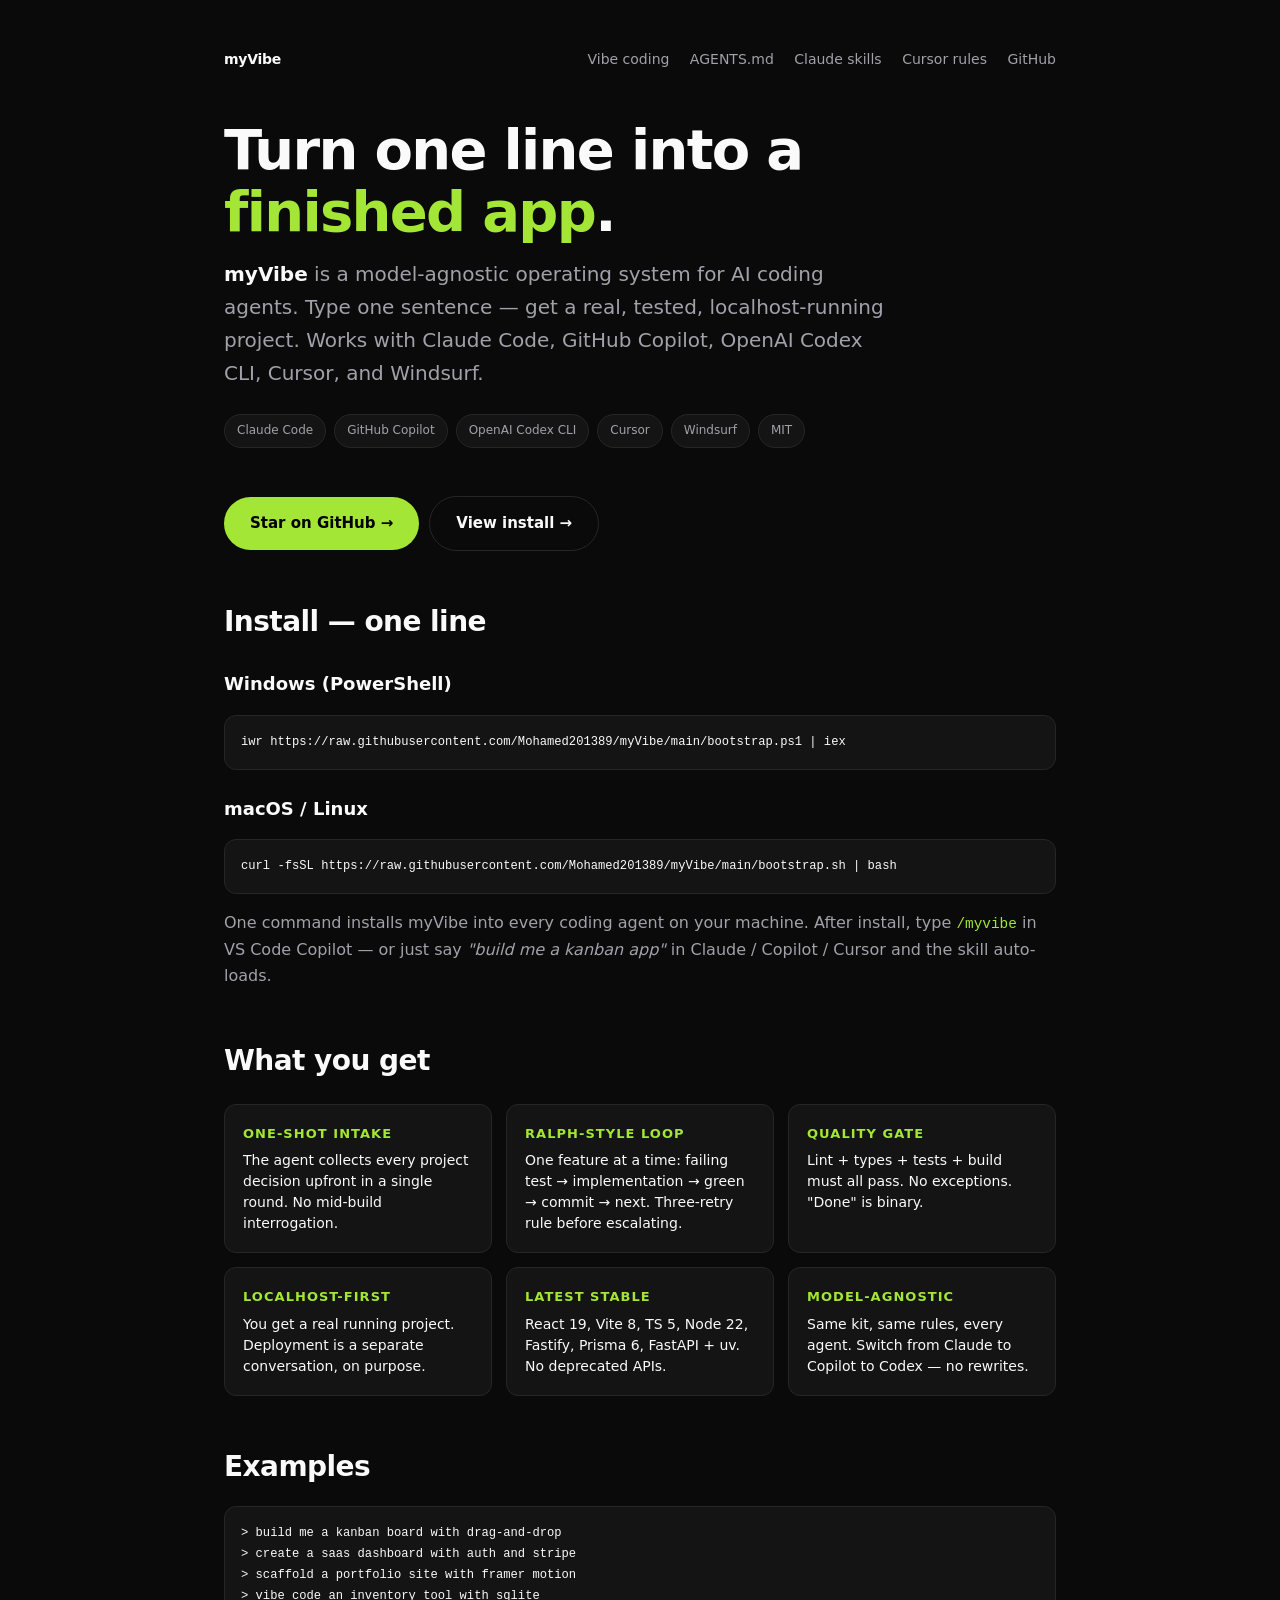
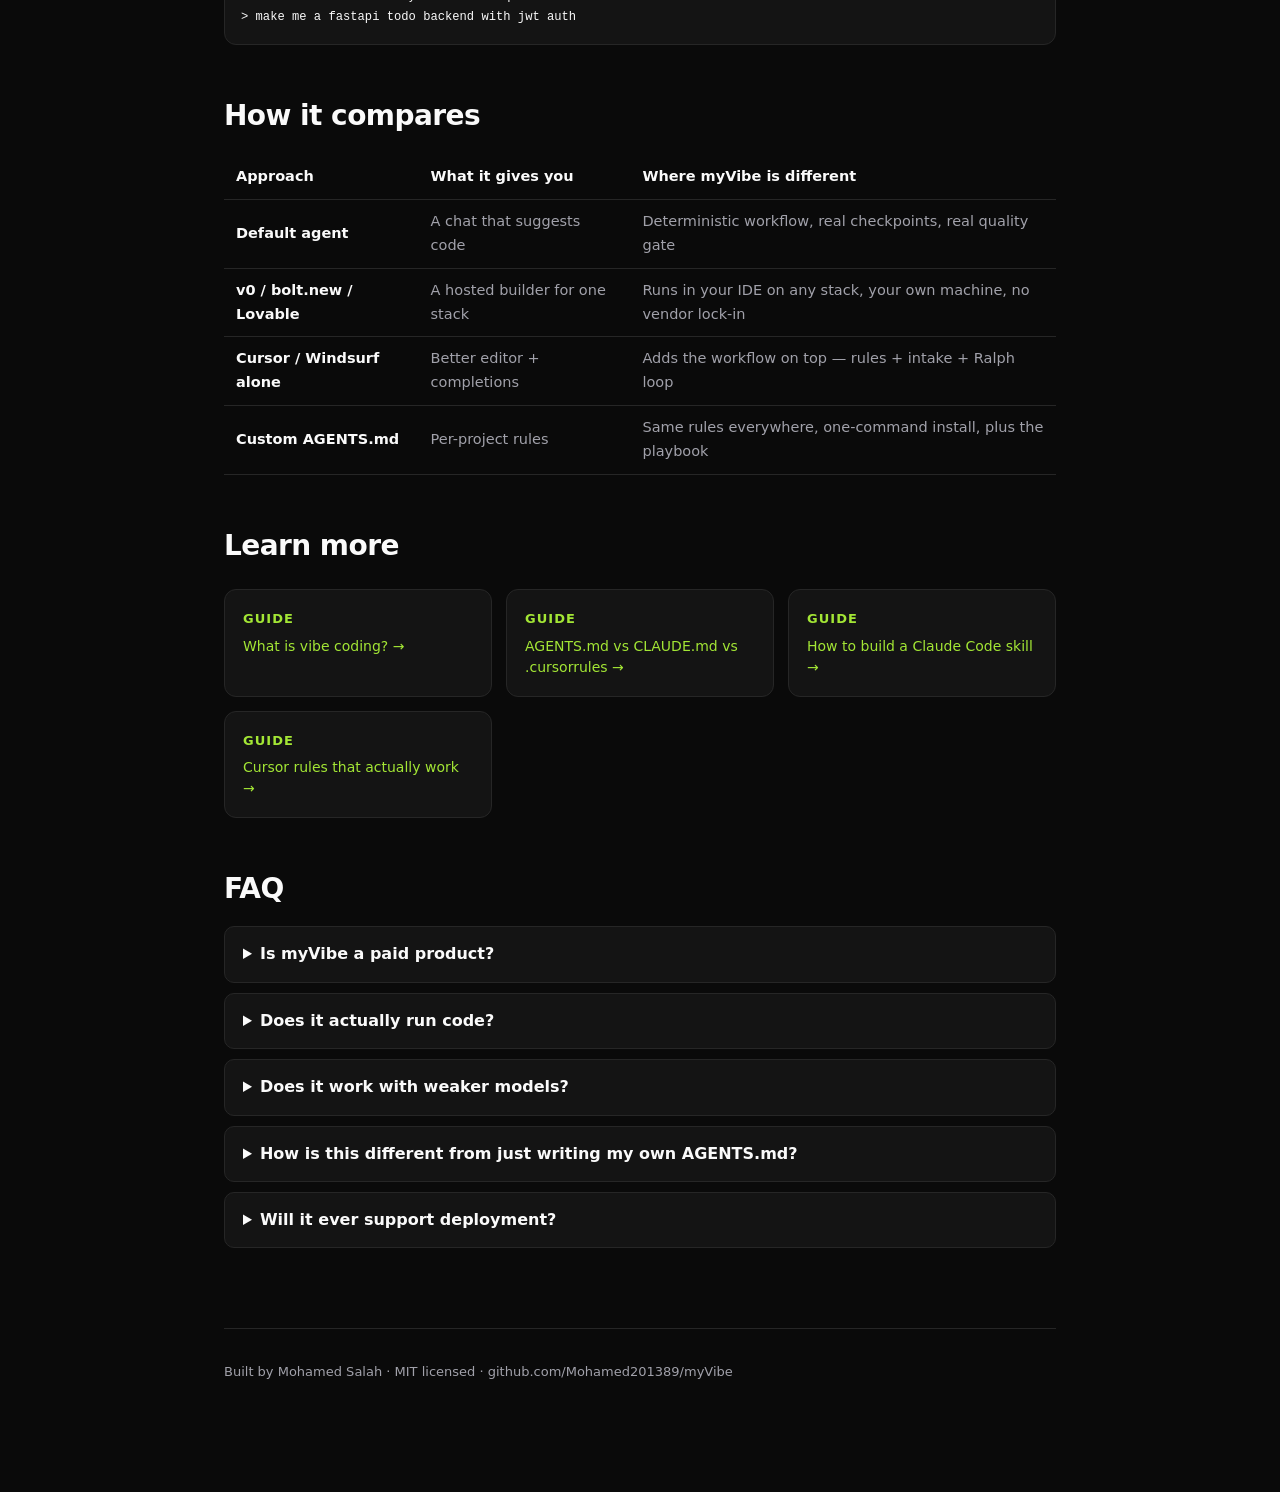
<file: docs/index.html>
<!doctype html>
<html lang="en">
<head>
<meta charset="utf-8" />
<meta name="viewport" content="width=device-width, initial-scale=1" />

<title>myVibe — Turn one line into a finished app | AI coding agent OS for Claude Code, Copilot, Codex, Cursor</title>
<meta name="description" content="myVibe is a model-agnostic operating system for AI coding agents. Type one line — 'build me a kanban app' — get a finished, tested, localhost-running project. Works with Claude Code, GitHub Copilot, OpenAI Codex CLI, Cursor, and Windsurf." />

<link rel="canonical" href="https://mohamed201389.github.io/myVibe/" />
<link rel="stylesheet" href="style.css" />
<meta name="google-site-verification" content="sUx4M9sXyXpaA2hX05-FRcMl7NtnNIMd118Si1ZsNVQ" />

<meta name="keywords" content="vibe coding, AI coding agent, Claude Code skill, GitHub Copilot prompt, OpenAI Codex CLI, Cursor rules, Windsurf, AI app builder, one-shot project scaffold, AGENTS.md, CLAUDE.md, slash command, model-agnostic, developer tools, AI scaffolding" />
<meta name="author" content="Mohamed Salah" />
<meta name="theme-color" content="#0a0a0a" />

<meta property="og:type" content="website" />
<meta property="og:site_name" content="myVibe" />
<meta property="og:title" content="myVibe — Turn one line into a finished app" />
<meta property="og:description" content="One command. Every coding agent (Claude Code, Copilot, Codex, Cursor) builds a real, tested, localhost-running project from a single sentence." />
<meta property="og:url" content="https://mohamed201389.github.io/myVibe/" />
<meta property="og:image" content="https://opengraph.githubassets.com/1/Mohamed201389/myVibe" />

<meta name="twitter:card" content="summary_large_image" />
<meta name="twitter:title" content="myVibe — Turn one line into a finished app" />
<meta name="twitter:description" content="One command. Every AI coding agent builds you a real, tested, localhost-running project from one sentence." />
<meta name="twitter:image" content="https://opengraph.githubassets.com/1/Mohamed201389/myVibe" />

<script type="application/ld+json">
{
  "@context": "https://schema.org",
  "@type": "SoftwareApplication",
  "name": "myVibe",
  "applicationCategory": "DeveloperApplication",
  "operatingSystem": "Windows, macOS, Linux",
  "description": "Model-agnostic operating system for AI coding agents. Turns a one-line idea into a finished, tested, localhost-running project. Works with Claude Code, GitHub Copilot, OpenAI Codex CLI, Cursor, and Windsurf.",
  "url": "https://mohamed201389.github.io/myVibe/",
  "downloadUrl": "https://github.com/Mohamed201389/myVibe",
  "license": "https://opensource.org/licenses/MIT",
  "author": { "@type": "Person", "name": "Mohamed Salah" },
  "offers": { "@type": "Offer", "price": "0", "priceCurrency": "USD" }
}
</script>
</head>
<body>
<main class="wrap">

  <nav class="top">
    <a class="brand" href="./">myVibe</a>
    <div class="links">
      <a href="vibe-coding.html">Vibe coding</a>
      <a href="agents-md.html">AGENTS.md</a>
      <a href="claude-code-skills.html">Claude skills</a>
      <a href="cursor-rules.html">Cursor rules</a>
      <a href="https://github.com/Mohamed201389/myVibe">GitHub</a>
    </div>
  </nav>

  <section class="hero">
    <h1>Turn one line into a <span>finished app</span>.</h1>
    <p class="lead"><strong>myVibe</strong> is a model-agnostic operating system for AI coding agents. Type one sentence — get a real, tested, localhost-running project. Works with Claude Code, GitHub Copilot, OpenAI Codex CLI, Cursor, and Windsurf.</p>
    <div class="badges">
      <span class="badge">Claude Code</span>
      <span class="badge">GitHub Copilot</span>
      <span class="badge">OpenAI Codex CLI</span>
      <span class="badge">Cursor</span>
      <span class="badge">Windsurf</span>
      <span class="badge">MIT</span>
    </div>
    <div class="cta-row">
      <a class="cta" href="https://github.com/Mohamed201389/myVibe">Star on GitHub →</a>
      <a class="cta ghost" href="#install">View install →</a>
    </div>
  </section>

  <h2 id="install">Install — one line</h2>

  <h3>Windows (PowerShell)</h3>
<pre><code>iwr https://raw.githubusercontent.com/Mohamed201389/myVibe/main/bootstrap.ps1 | iex</code></pre>

  <h3>macOS / Linux</h3>
<pre><code>curl -fsSL https://raw.githubusercontent.com/Mohamed201389/myVibe/main/bootstrap.sh | bash</code></pre>

  <p>One command installs myVibe into every coding agent on your machine. After install, type <code>/myvibe</code> in VS Code Copilot — or just say <em>"build me a kanban app"</em> in Claude / Copilot / Cursor and the skill auto-loads.</p>

  <h2>What you get</h2>
  <div class="grid">
    <div class="card"><h4>One-shot intake</h4><p>The agent collects every project decision upfront in a single round. No mid-build interrogation.</p></div>
    <div class="card"><h4>Ralph-style loop</h4><p>One feature at a time: failing test → implementation → green → commit → next. Three-retry rule before escalating.</p></div>
    <div class="card"><h4>Quality gate</h4><p>Lint + types + tests + build must all pass. No exceptions. "Done" is binary.</p></div>
    <div class="card"><h4>Localhost-first</h4><p>You get a real running project. Deployment is a separate conversation, on purpose.</p></div>
    <div class="card"><h4>Latest stable</h4><p>React 19, Vite 8, TS 5, Node 22, Fastify, Prisma 6, FastAPI + uv. No deprecated APIs.</p></div>
    <div class="card"><h4>Model-agnostic</h4><p>Same kit, same rules, every agent. Switch from Claude to Copilot to Codex — no rewrites.</p></div>
  </div>

  <h2>Examples</h2>
<pre><code>&gt; build me a kanban board with drag-and-drop
&gt; create a saas dashboard with auth and stripe
&gt; scaffold a portfolio site with framer motion
&gt; vibe code an inventory tool with sqlite
&gt; make me a fastapi todo backend with jwt auth</code></pre>

  <h2>How it compares</h2>
  <table>
    <thead><tr><th>Approach</th><th>What it gives you</th><th>Where myVibe is different</th></tr></thead>
    <tbody>
      <tr><td><strong>Default agent</strong></td><td>A chat that suggests code</td><td>Deterministic workflow, real checkpoints, real quality gate</td></tr>
      <tr><td><strong>v0 / bolt.new / Lovable</strong></td><td>A hosted builder for one stack</td><td>Runs in your IDE on any stack, your own machine, no vendor lock-in</td></tr>
      <tr><td><strong>Cursor / Windsurf alone</strong></td><td>Better editor + completions</td><td>Adds the workflow on top — rules + intake + Ralph loop</td></tr>
      <tr><td><strong>Custom AGENTS.md</strong></td><td>Per-project rules</td><td>Same rules everywhere, one-command install, plus the playbook</td></tr>
    </tbody>
  </table>

  <h2>Learn more</h2>
  <div class="grid">
    <div class="card"><h4>Guide</h4><p><a href="vibe-coding.html">What is vibe coding? →</a></p></div>
    <div class="card"><h4>Guide</h4><p><a href="agents-md.html">AGENTS.md vs CLAUDE.md vs .cursorrules →</a></p></div>
    <div class="card"><h4>Guide</h4><p><a href="claude-code-skills.html">How to build a Claude Code skill →</a></p></div>
    <div class="card"><h4>Guide</h4><p><a href="cursor-rules.html">Cursor rules that actually work →</a></p></div>
  </div>

  <h2>FAQ</h2>
  <details><summary>Is myVibe a paid product?</summary><p>No. MIT licensed, free, no telemetry, no signup. It's a folder of Markdown plus an installer.</p></details>
  <details><summary>Does it actually run code?</summary><p>myVibe is instructions, not a runtime. Your AI coding agent (Claude, Copilot, Codex, Cursor) runs the code, following the rules in this kit.</p></details>
  <details><summary>Does it work with weaker models?</summary><p>It works, but with a weak model it just fails earlier and louder. That's actually an improvement — you find out at minute 2 instead of hour 2.</p></details>
  <details><summary>How is this different from just writing my own AGENTS.md?</summary><p>You can. myVibe is the version a lot of people landed on after dozens of iterations, plus the multi-agent installer and the per-project init.</p></details>
  <details><summary>Will it ever support deployment?</summary><p>Not in the core kit. Deployment is a separate decision per stack; trying to bundle it would make the kit worse for everyone.</p></details>

  <footer>
    <p>Built by <a href="https://github.com/Mohamed201389">Mohamed Salah</a> · MIT licensed · <a href="https://github.com/Mohamed201389/myVibe">github.com/Mohamed201389/myVibe</a></p>
  </footer>

</main>
</body>
</html>
</file>
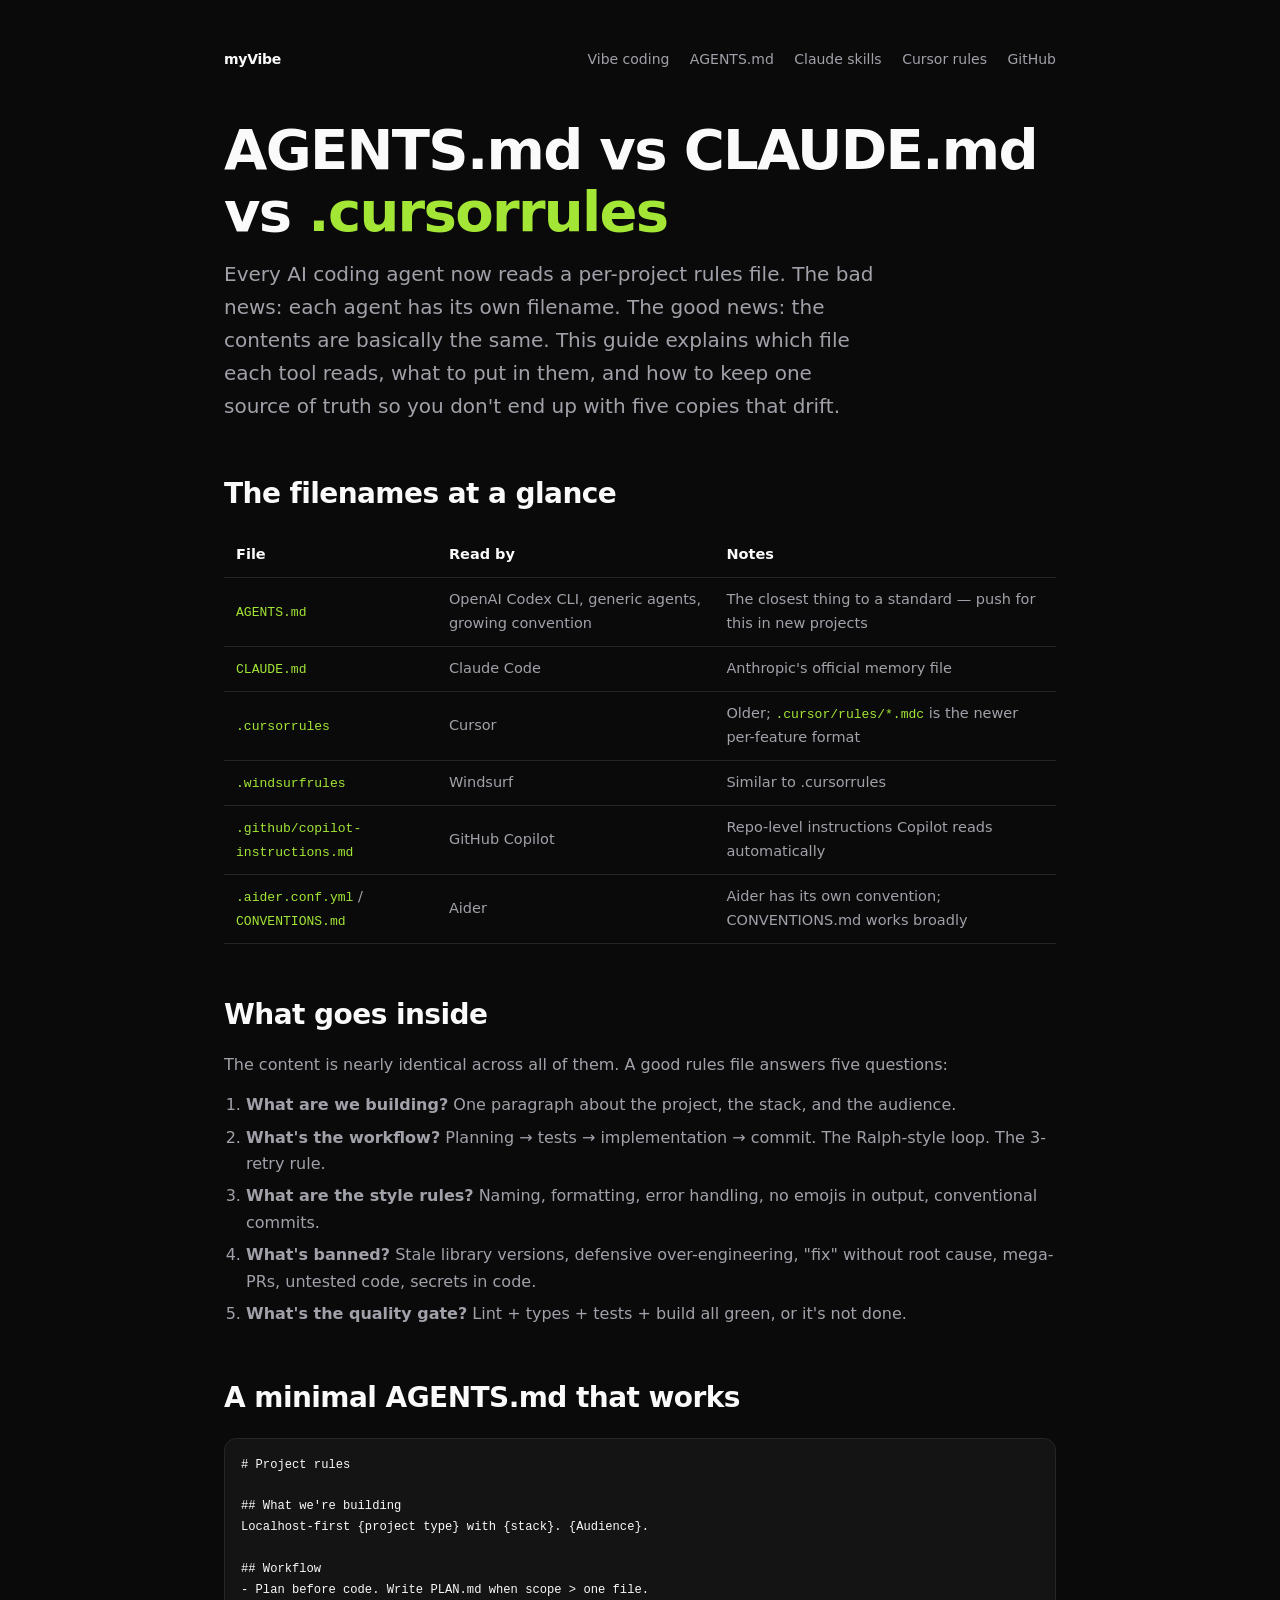
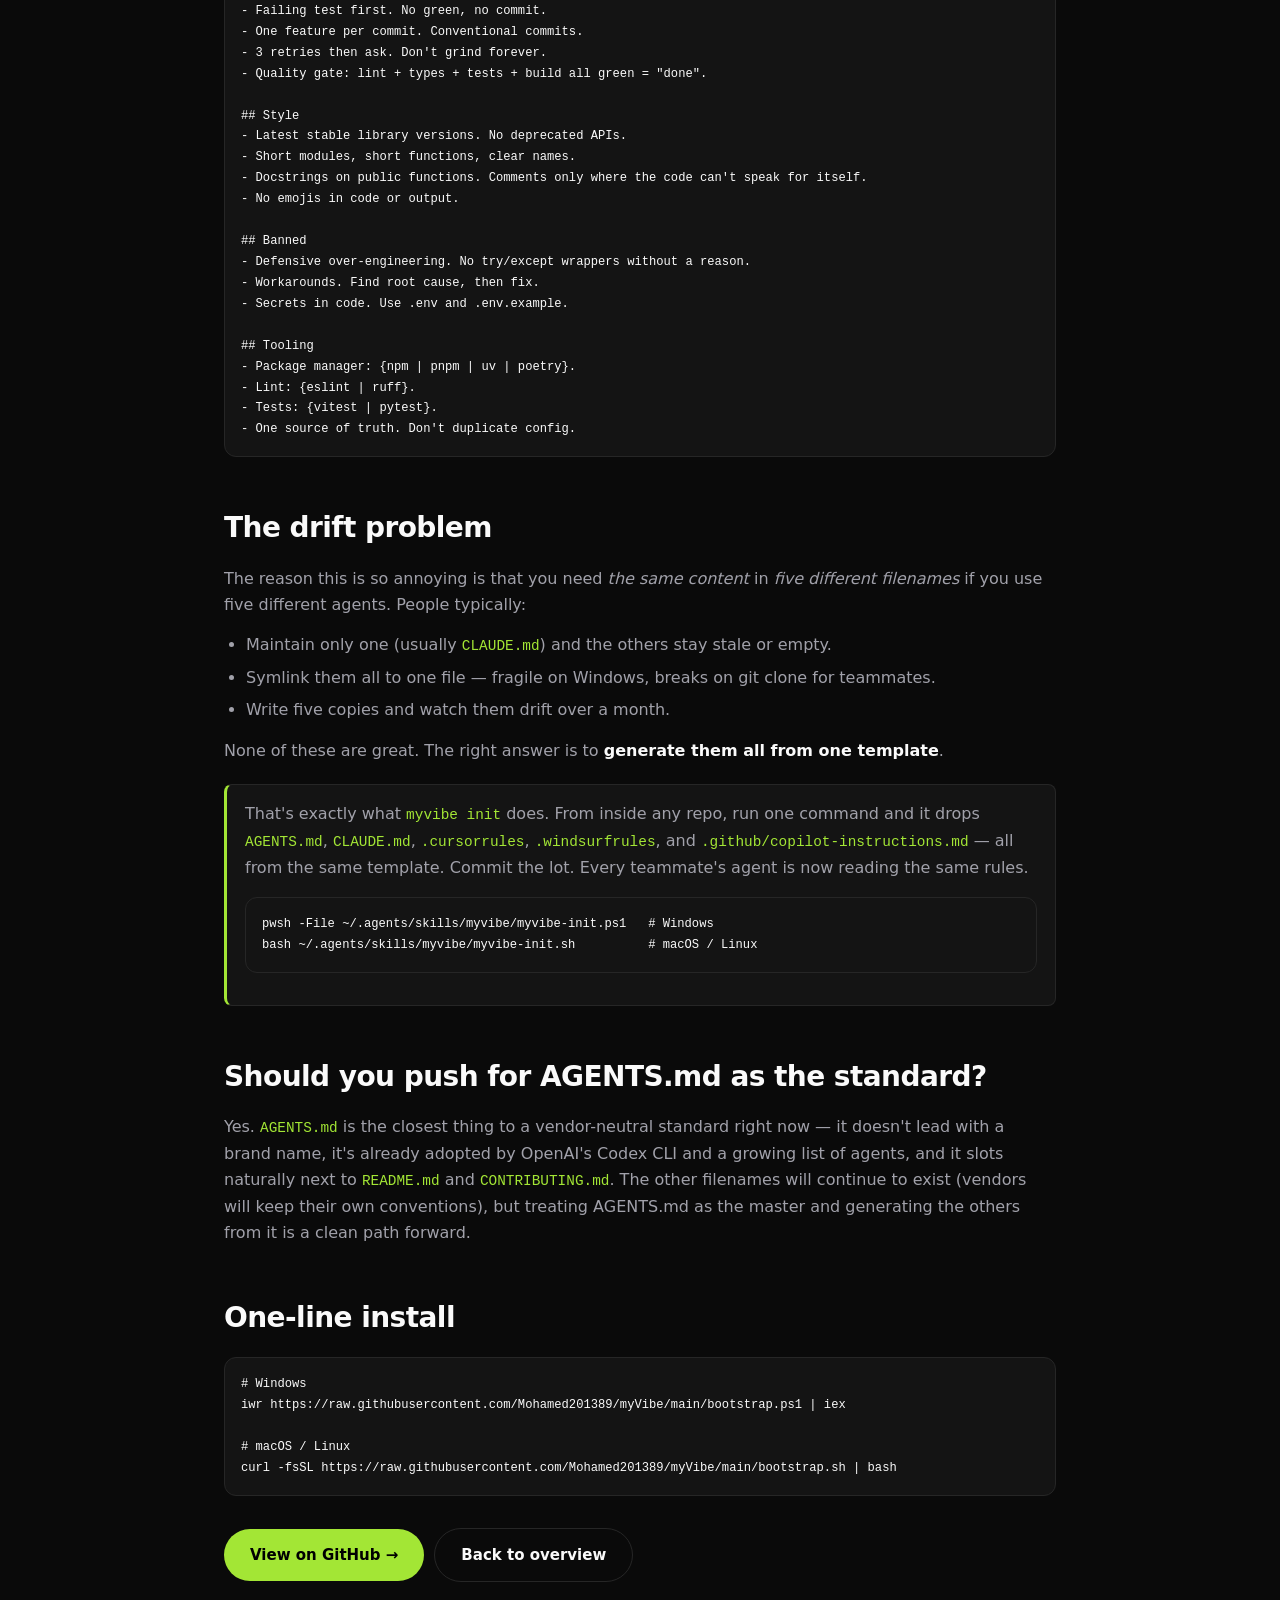
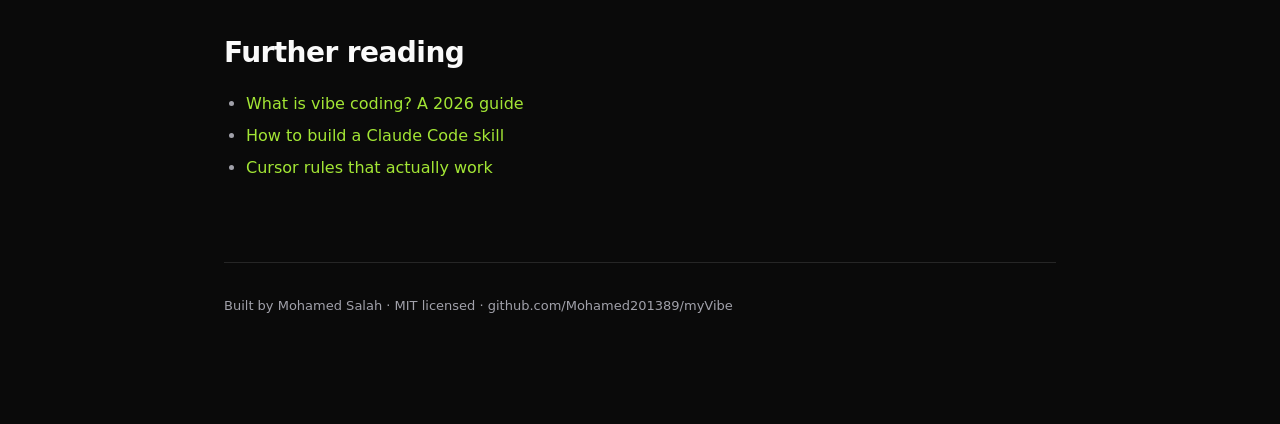
<file: docs/agents-md.html>
<!doctype html>
<html lang="en">
<head>
<meta charset="utf-8" />
<meta name="viewport" content="width=device-width, initial-scale=1" />
<title>AGENTS.md vs CLAUDE.md vs .cursorrules — the 2026 guide | myVibe</title>
<meta name="description" content="What is AGENTS.md? When should you use CLAUDE.md, .cursorrules, .windsurfrules, or .github/copilot-instructions.md? A practical guide to the per-project rules files every AI coding agent reads — with a working template." />
<link rel="canonical" href="https://mohamed201389.github.io/myVibe/agents-md.html" />
<link rel="stylesheet" href="style.css" />
<meta name="keywords" content="AGENTS.md, CLAUDE.md, .cursorrules, .windsurfrules, copilot-instructions.md, AI agent rules, per-project rules, AGENTS.md template, Claude Code memory, Cursor rules" />

<meta property="og:type" content="article" />
<meta property="og:site_name" content="myVibe" />
<meta property="og:title" content="AGENTS.md vs CLAUDE.md vs .cursorrules — the 2026 guide" />
<meta property="og:description" content="A practical guide to the per-project rules files every AI coding agent reads. With a working template." />
<meta property="og:url" content="https://mohamed201389.github.io/myVibe/agents-md.html" />
<meta property="og:image" content="https://opengraph.githubassets.com/1/Mohamed201389/myVibe" />
<meta name="twitter:card" content="summary_large_image" />
<meta name="twitter:title" content="AGENTS.md vs CLAUDE.md vs .cursorrules" />
<meta name="twitter:description" content="The per-project rules files every AI coding agent reads, explained." />
<meta name="twitter:image" content="https://opengraph.githubassets.com/1/Mohamed201389/myVibe" />

<script type="application/ld+json">
{
  "@context": "https://schema.org",
  "@type": "TechArticle",
  "headline": "AGENTS.md vs CLAUDE.md vs .cursorrules — the 2026 guide",
  "description": "What is AGENTS.md? When should you use CLAUDE.md, .cursorrules, or .windsurfrules?",
  "author": { "@type": "Person", "name": "Mohamed Salah", "url": "https://github.com/Mohamed201389" },
  "datePublished": "2026-05-20",
  "dateModified": "2026-05-20",
  "mainEntityOfPage": { "@type": "WebPage", "@id": "https://mohamed201389.github.io/myVibe/agents-md.html" }
}
</script>
</head>
<body>
<main class="wrap">

<nav class="top">
  <a class="brand" href="./">myVibe</a>
  <div class="links">
    <a href="vibe-coding.html">Vibe coding</a>
    <a href="agents-md.html">AGENTS.md</a>
    <a href="claude-code-skills.html">Claude skills</a>
    <a href="cursor-rules.html">Cursor rules</a>
    <a href="https://github.com/Mohamed201389/myVibe">GitHub</a>
  </div>
</nav>

<h1>AGENTS.md vs CLAUDE.md vs <span>.cursorrules</span></h1>
<p class="lead">Every AI coding agent now reads a per-project rules file. The bad news: each agent has its own filename. The good news: the contents are basically the same. This guide explains which file each tool reads, what to put in them, and how to keep one source of truth so you don't end up with five copies that drift.</p>

<h2>The filenames at a glance</h2>
<table>
  <thead><tr><th>File</th><th>Read by</th><th>Notes</th></tr></thead>
  <tbody>
    <tr><td><code>AGENTS.md</code></td><td>OpenAI Codex CLI, generic agents, growing convention</td><td>The closest thing to a standard — push for this in new projects</td></tr>
    <tr><td><code>CLAUDE.md</code></td><td>Claude Code</td><td>Anthropic's official memory file</td></tr>
    <tr><td><code>.cursorrules</code></td><td>Cursor</td><td>Older; <code>.cursor/rules/*.mdc</code> is the newer per-feature format</td></tr>
    <tr><td><code>.windsurfrules</code></td><td>Windsurf</td><td>Similar to .cursorrules</td></tr>
    <tr><td><code>.github/copilot-instructions.md</code></td><td>GitHub Copilot</td><td>Repo-level instructions Copilot reads automatically</td></tr>
    <tr><td><code>.aider.conf.yml</code> / <code>CONVENTIONS.md</code></td><td>Aider</td><td>Aider has its own convention; CONVENTIONS.md works broadly</td></tr>
  </tbody>
</table>

<h2>What goes inside</h2>
<p>The content is nearly identical across all of them. A good rules file answers five questions:</p>
<ol>
  <li><strong>What are we building?</strong> One paragraph about the project, the stack, and the audience.</li>
  <li><strong>What's the workflow?</strong> Planning → tests → implementation → commit. The Ralph-style loop. The 3-retry rule.</li>
  <li><strong>What are the style rules?</strong> Naming, formatting, error handling, no emojis in output, conventional commits.</li>
  <li><strong>What's banned?</strong> Stale library versions, defensive over-engineering, "fix" without root cause, mega-PRs, untested code, secrets in code.</li>
  <li><strong>What's the quality gate?</strong> Lint + types + tests + build all green, or it's not done.</li>
</ol>

<h2>A minimal AGENTS.md that works</h2>
<pre><code># Project rules

## What we're building
Localhost-first {project type} with {stack}. {Audience}.

## Workflow
- Plan before code. Write PLAN.md when scope &gt; one file.
- Failing test first. No green, no commit.
- One feature per commit. Conventional commits.
- 3 retries then ask. Don't grind forever.
- Quality gate: lint + types + tests + build all green = "done".

## Style
- Latest stable library versions. No deprecated APIs.
- Short modules, short functions, clear names.
- Docstrings on public functions. Comments only where the code can't speak for itself.
- No emojis in code or output.

## Banned
- Defensive over-engineering. No try/except wrappers without a reason.
- Workarounds. Find root cause, then fix.
- Secrets in code. Use .env and .env.example.

## Tooling
- Package manager: {npm | pnpm | uv | poetry}.
- Lint: {eslint | ruff}.
- Tests: {vitest | pytest}.
- One source of truth. Don't duplicate config.
</code></pre>

<h2>The drift problem</h2>
<p>The reason this is so annoying is that you need <em>the same content</em> in <em>five different filenames</em> if you use five different agents. People typically:</p>
<ul>
  <li>Maintain only one (usually <code>CLAUDE.md</code>) and the others stay stale or empty.</li>
  <li>Symlink them all to one file — fragile on Windows, breaks on git clone for teammates.</li>
  <li>Write five copies and watch them drift over a month.</li>
</ul>
<p>None of these are great. The right answer is to <strong>generate them all from one template</strong>.</p>

<div class="callout">
  <p>That's exactly what <a href="./"><code>myvibe init</code></a> does. From inside any repo, run one command and it drops <code>AGENTS.md</code>, <code>CLAUDE.md</code>, <code>.cursorrules</code>, <code>.windsurfrules</code>, and <code>.github/copilot-instructions.md</code> — all from the same template. Commit the lot. Every teammate's agent is now reading the same rules.</p>
  <pre><code>pwsh -File ~/.agents/skills/myvibe/myvibe-init.ps1   # Windows
bash ~/.agents/skills/myvibe/myvibe-init.sh          # macOS / Linux</code></pre>
</div>

<h2>Should you push for AGENTS.md as the standard?</h2>
<p>Yes. <code>AGENTS.md</code> is the closest thing to a vendor-neutral standard right now — it doesn't lead with a brand name, it's already adopted by OpenAI's Codex CLI and a growing list of agents, and it slots naturally next to <code>README.md</code> and <code>CONTRIBUTING.md</code>. The other filenames will continue to exist (vendors will keep their own conventions), but treating AGENTS.md as the master and generating the others from it is a clean path forward.</p>

<h2>One-line install</h2>
<pre><code># Windows
iwr https://raw.githubusercontent.com/Mohamed201389/myVibe/main/bootstrap.ps1 | iex

# macOS / Linux
curl -fsSL https://raw.githubusercontent.com/Mohamed201389/myVibe/main/bootstrap.sh | bash</code></pre>

<div class="cta-row">
  <a class="cta" href="https://github.com/Mohamed201389/myVibe">View on GitHub →</a>
  <a class="cta ghost" href="./">Back to overview</a>
</div>

<h2>Further reading</h2>
<ul>
  <li><a href="vibe-coding.html">What is vibe coding? A 2026 guide</a></li>
  <li><a href="claude-code-skills.html">How to build a Claude Code skill</a></li>
  <li><a href="cursor-rules.html">Cursor rules that actually work</a></li>
</ul>

<footer>
  <p>Built by <a href="https://github.com/Mohamed201389">Mohamed Salah</a> · MIT licensed · <a href="https://github.com/Mohamed201389/myVibe">github.com/Mohamed201389/myVibe</a></p>
</footer>

</main>
</body>
</html>
</file>
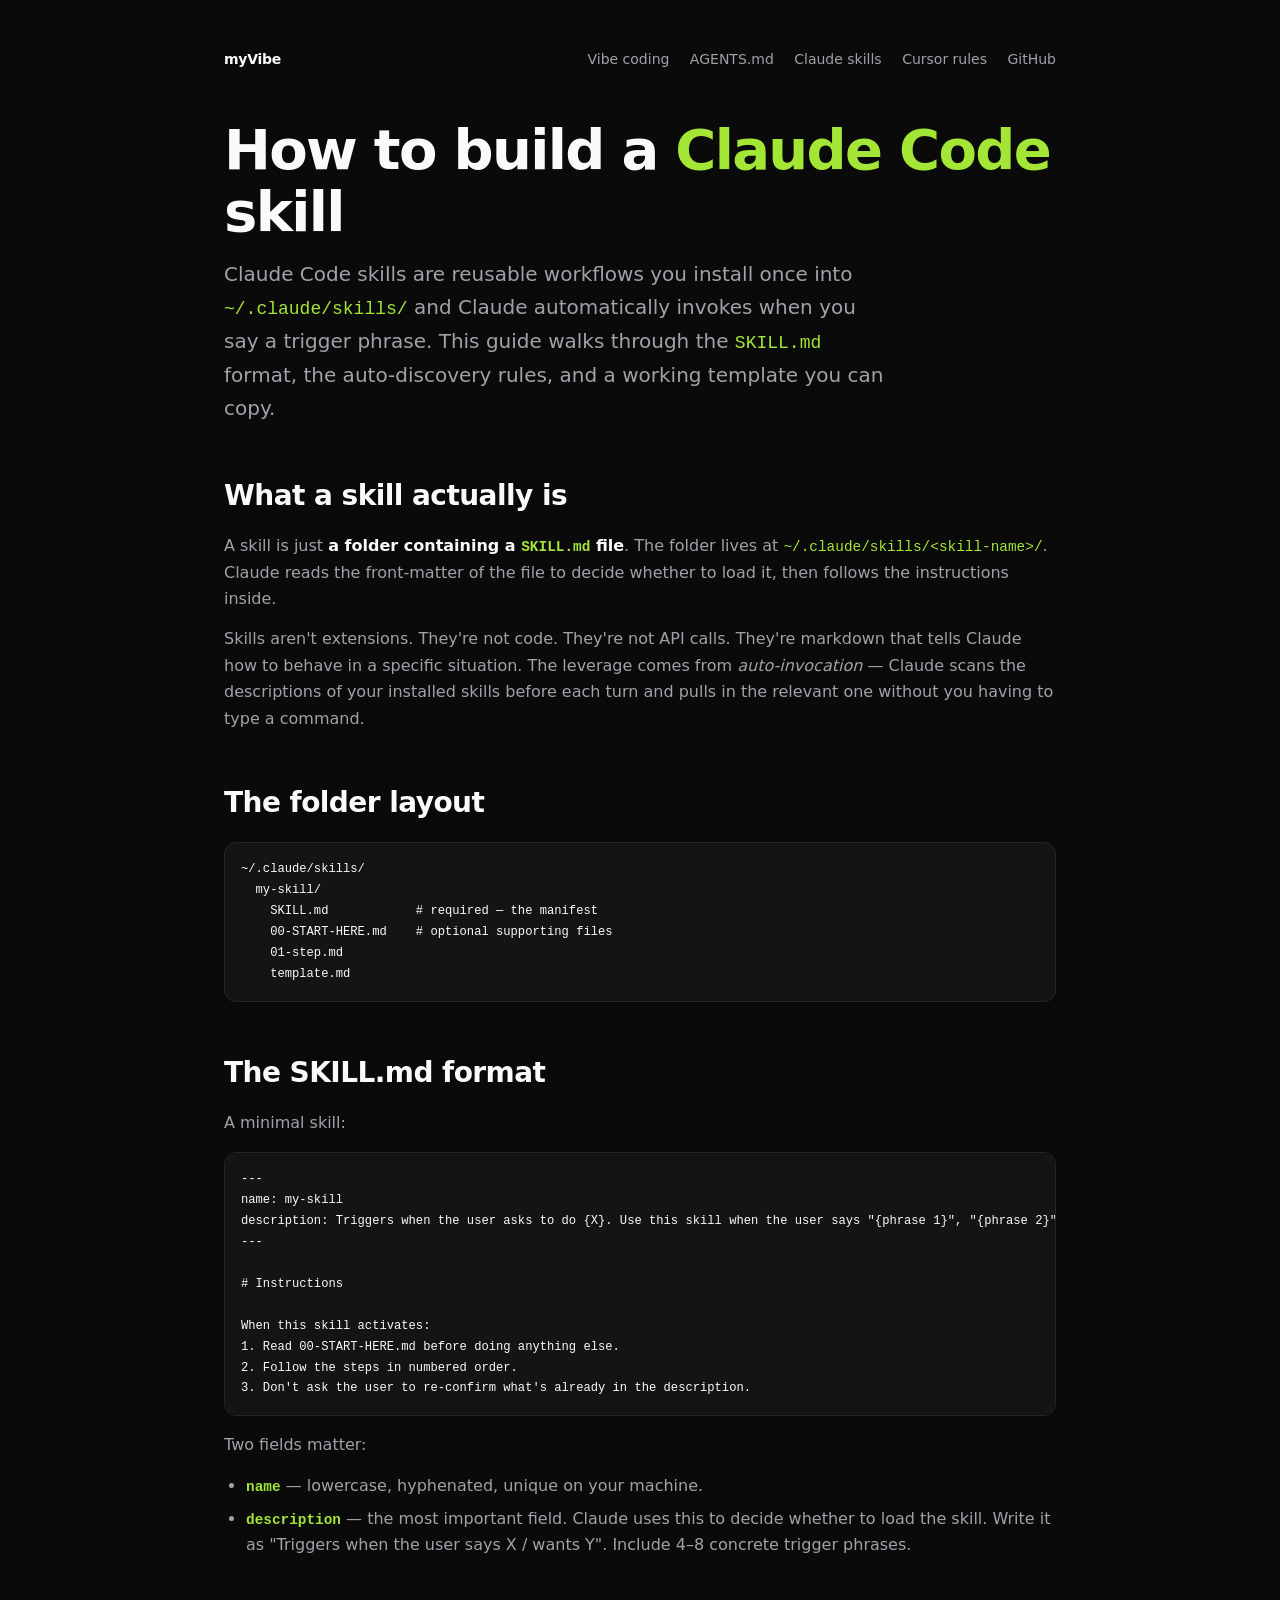
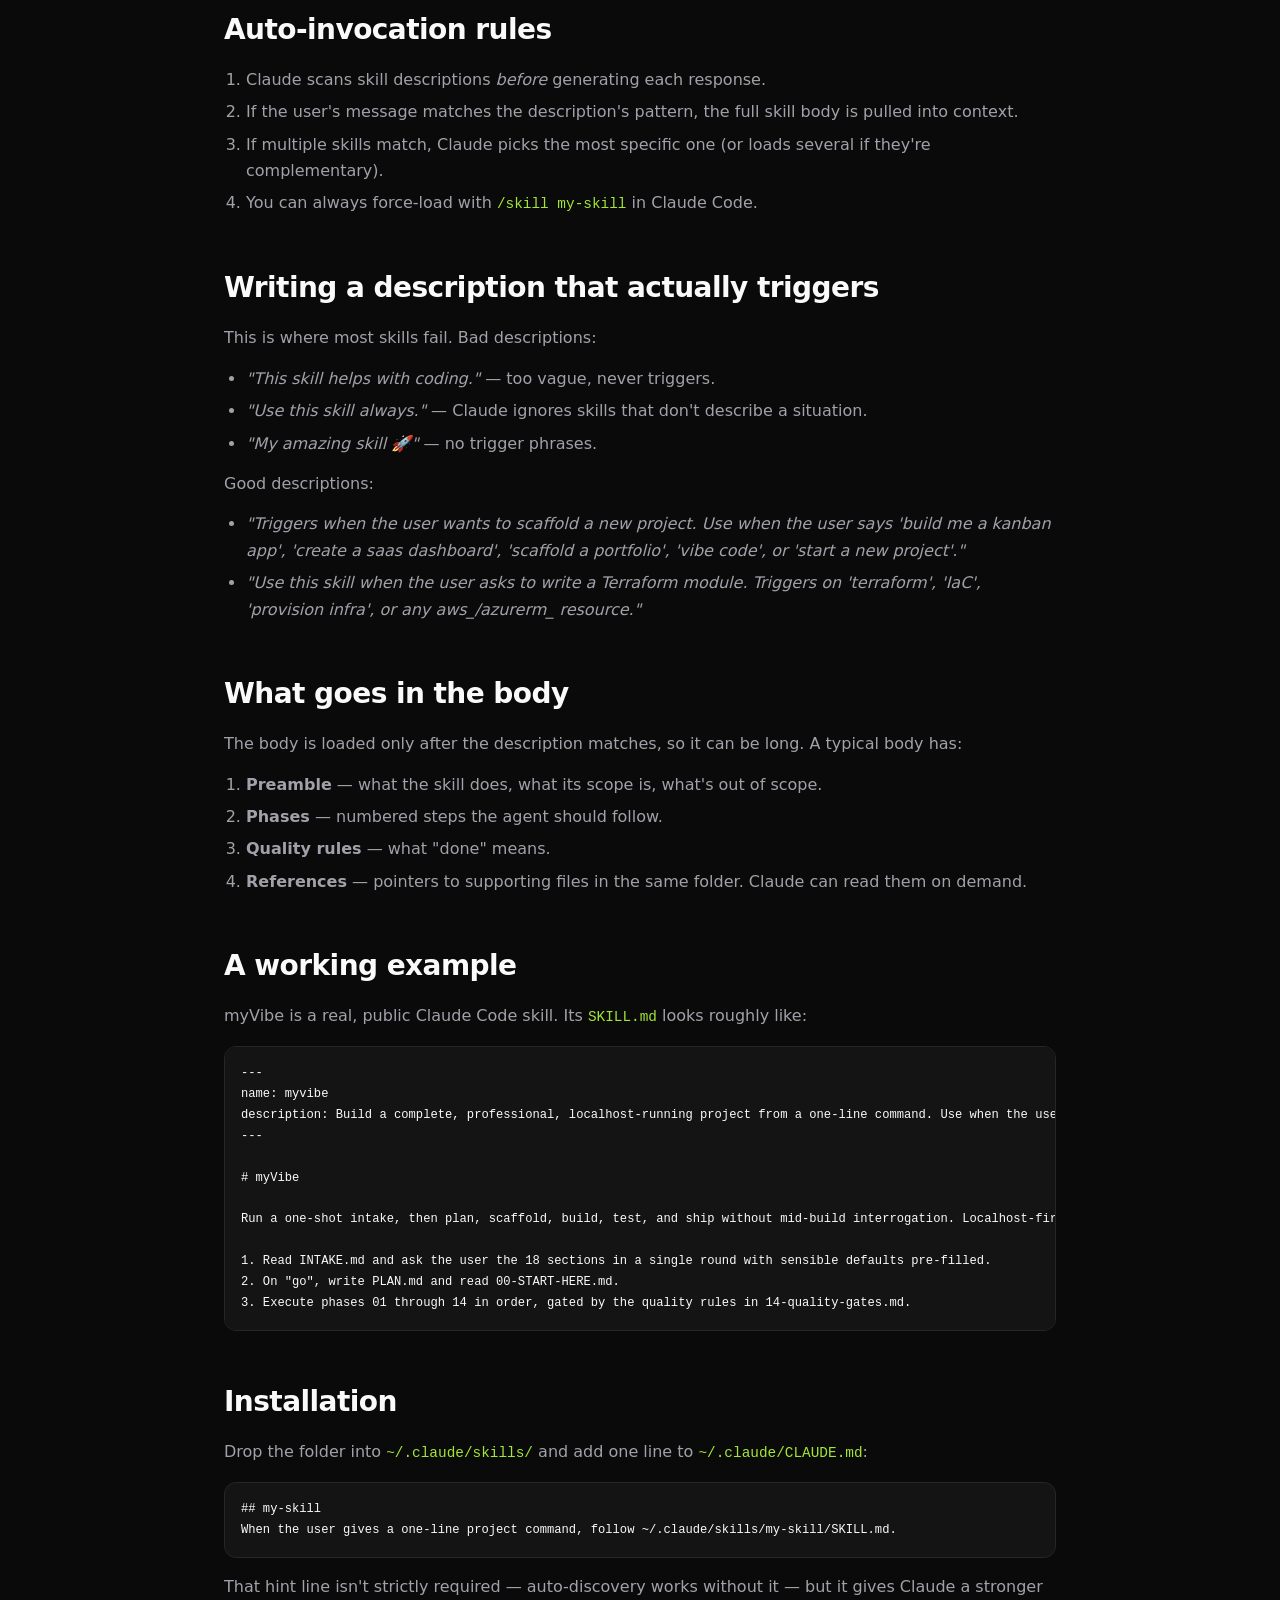
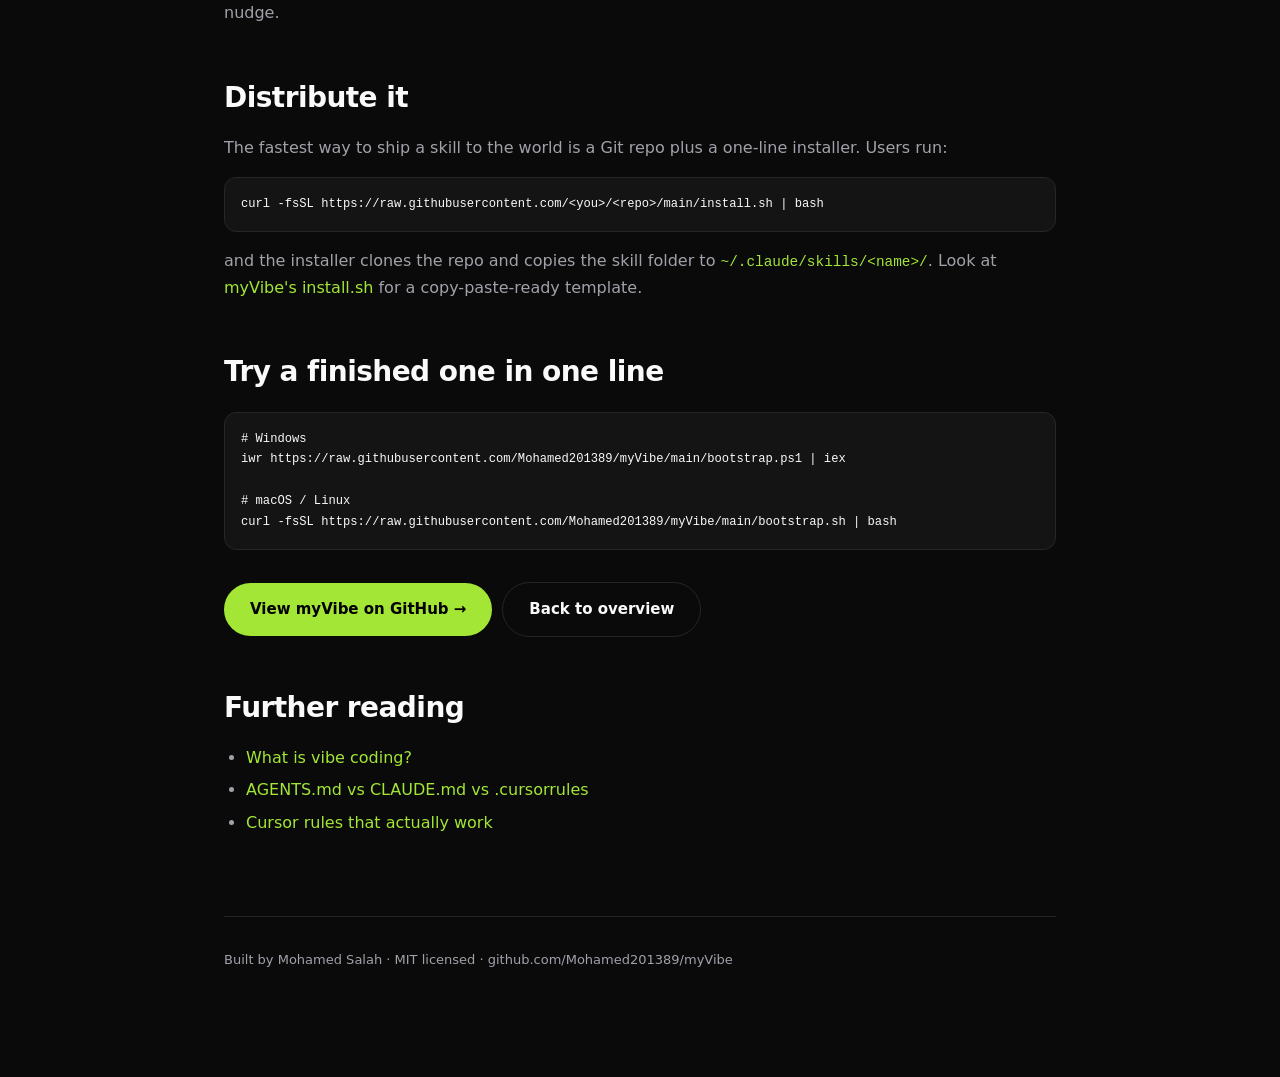
<file: docs/claude-code-skills.html>
<!doctype html>
<html lang="en">
<head>
<meta charset="utf-8" />
<meta name="viewport" content="width=device-width, initial-scale=1" />
<title>How to build a Claude Code skill (2026 guide + template) | myVibe</title>
<meta name="description" content="Claude Code skills are reusable workflows you install once and Claude invokes by trigger phrase. This guide explains the SKILL.md format, the auto-discovery rules, and ships a working template you can adapt." />
<link rel="canonical" href="https://mohamed201389.github.io/myVibe/claude-code-skills.html" />
<link rel="stylesheet" href="style.css" />
<meta name="keywords" content="Claude Code skill, SKILL.md, Claude skills tutorial, Claude Code memory, ~/.claude/skills/, Anthropic Claude agent" />

<meta property="og:type" content="article" />
<meta property="og:site_name" content="myVibe" />
<meta property="og:title" content="How to build a Claude Code skill (2026 guide)" />
<meta property="og:description" content="The SKILL.md format, the auto-discovery rules, and a working template." />
<meta property="og:url" content="https://mohamed201389.github.io/myVibe/claude-code-skills.html" />
<meta property="og:image" content="https://opengraph.githubassets.com/1/Mohamed201389/myVibe" />
<meta name="twitter:card" content="summary_large_image" />
<meta name="twitter:title" content="How to build a Claude Code skill" />
<meta name="twitter:description" content="The SKILL.md format, auto-discovery, and a template." />
<meta name="twitter:image" content="https://opengraph.githubassets.com/1/Mohamed201389/myVibe" />

<script type="application/ld+json">
{
  "@context": "https://schema.org",
  "@type": "TechArticle",
  "headline": "How to build a Claude Code skill",
  "author": { "@type": "Person", "name": "Mohamed Salah", "url": "https://github.com/Mohamed201389" },
  "datePublished": "2026-05-20",
  "mainEntityOfPage": { "@type": "WebPage", "@id": "https://mohamed201389.github.io/myVibe/claude-code-skills.html" }
}
</script>
</head>
<body>
<main class="wrap">

<nav class="top">
  <a class="brand" href="./">myVibe</a>
  <div class="links">
    <a href="vibe-coding.html">Vibe coding</a>
    <a href="agents-md.html">AGENTS.md</a>
    <a href="claude-code-skills.html">Claude skills</a>
    <a href="cursor-rules.html">Cursor rules</a>
    <a href="https://github.com/Mohamed201389/myVibe">GitHub</a>
  </div>
</nav>

<h1>How to build a <span>Claude Code</span> skill</h1>
<p class="lead">Claude Code skills are reusable workflows you install once into <code>~/.claude/skills/</code> and Claude automatically invokes when you say a trigger phrase. This guide walks through the <code>SKILL.md</code> format, the auto-discovery rules, and a working template you can copy.</p>

<h2>What a skill actually is</h2>
<p>A skill is just <strong>a folder containing a <code>SKILL.md</code> file</strong>. The folder lives at <code>~/.claude/skills/&lt;skill-name&gt;/</code>. Claude reads the front-matter of the file to decide whether to load it, then follows the instructions inside.</p>

<p>Skills aren't extensions. They're not code. They're not API calls. They're markdown that tells Claude how to behave in a specific situation. The leverage comes from <em>auto-invocation</em> — Claude scans the descriptions of your installed skills before each turn and pulls in the relevant one without you having to type a command.</p>

<h2>The folder layout</h2>
<pre><code>~/.claude/skills/
  my-skill/
    SKILL.md            # required — the manifest
    00-START-HERE.md    # optional supporting files
    01-step.md
    template.md</code></pre>

<h2>The SKILL.md format</h2>
<p>A minimal skill:</p>
<pre><code>---
name: my-skill
description: Triggers when the user asks to do {X}. Use this skill when the user says "{phrase 1}", "{phrase 2}", or wants to {scenario}.
---

# Instructions

When this skill activates:
1. Read 00-START-HERE.md before doing anything else.
2. Follow the steps in numbered order.
3. Don't ask the user to re-confirm what's already in the description.
</code></pre>

<p>Two fields matter:</p>
<ul>
  <li><strong><code>name</code></strong> — lowercase, hyphenated, unique on your machine.</li>
  <li><strong><code>description</code></strong> — the most important field. Claude uses this to decide whether to load the skill. Write it as "Triggers when the user says X / wants Y". Include 4–8 concrete trigger phrases.</li>
</ul>

<h2>Auto-invocation rules</h2>
<ol>
  <li>Claude scans skill descriptions <em>before</em> generating each response.</li>
  <li>If the user's message matches the description's pattern, the full skill body is pulled into context.</li>
  <li>If multiple skills match, Claude picks the most specific one (or loads several if they're complementary).</li>
  <li>You can always force-load with <code>/skill my-skill</code> in Claude Code.</li>
</ol>

<h2>Writing a description that actually triggers</h2>
<p>This is where most skills fail. Bad descriptions:</p>
<ul>
  <li><em>"This skill helps with coding."</em> — too vague, never triggers.</li>
  <li><em>"Use this skill always."</em> — Claude ignores skills that don't describe a situation.</li>
  <li><em>"My amazing skill 🚀"</em> — no trigger phrases.</li>
</ul>
<p>Good descriptions:</p>
<ul>
  <li><em>"Triggers when the user wants to scaffold a new project. Use when the user says 'build me a kanban app', 'create a saas dashboard', 'scaffold a portfolio', 'vibe code', or 'start a new project'."</em></li>
  <li><em>"Use this skill when the user asks to write a Terraform module. Triggers on 'terraform', 'IaC', 'provision infra', or any aws_/azurerm_ resource."</em></li>
</ul>

<h2>What goes in the body</h2>
<p>The body is loaded only after the description matches, so it can be long. A typical body has:</p>
<ol>
  <li><strong>Preamble</strong> — what the skill does, what its scope is, what's out of scope.</li>
  <li><strong>Phases</strong> — numbered steps the agent should follow.</li>
  <li><strong>Quality rules</strong> — what "done" means.</li>
  <li><strong>References</strong> — pointers to supporting files in the same folder. Claude can read them on demand.</li>
</ol>

<h2>A working example</h2>
<p>myVibe is a real, public Claude Code skill. Its <a href="https://github.com/Mohamed201389/myVibe/blob/main/SKILL.md"><code>SKILL.md</code></a> looks roughly like:</p>
<pre><code>---
name: myvibe
description: Build a complete, professional, localhost-running project from a one-line command. Use when the user asks to "build a project", "scaffold an app", "create a [kanban / saas / dashboard / portfolio / api / tool]", "vibe code", "use myVibe", "start a new project", or "make me a [type of app]".
---

# myVibe

Run a one-shot intake, then plan, scaffold, build, test, and ship without mid-build interrogation. Localhost-first.

1. Read INTAKE.md and ask the user the 18 sections in a single round with sensible defaults pre-filled.
2. On "go", write PLAN.md and read 00-START-HERE.md.
3. Execute phases 01 through 14 in order, gated by the quality rules in 14-quality-gates.md.
</code></pre>

<h2>Installation</h2>
<p>Drop the folder into <code>~/.claude/skills/</code> and add one line to <code>~/.claude/CLAUDE.md</code>:</p>
<pre><code>## my-skill
When the user gives a one-line project command, follow ~/.claude/skills/my-skill/SKILL.md.</code></pre>
<p>That hint line isn't strictly required — auto-discovery works without it — but it gives Claude a stronger nudge.</p>

<h2>Distribute it</h2>
<p>The fastest way to ship a skill to the world is a Git repo plus a one-line installer. Users run:</p>
<pre><code>curl -fsSL https://raw.githubusercontent.com/&lt;you&gt;/&lt;repo&gt;/main/install.sh | bash</code></pre>
<p>and the installer clones the repo and copies the skill folder to <code>~/.claude/skills/&lt;name&gt;/</code>. Look at <a href="https://github.com/Mohamed201389/myVibe/blob/main/install.sh">myVibe's install.sh</a> for a copy-paste-ready template.</p>

<h2>Try a finished one in one line</h2>
<pre><code># Windows
iwr https://raw.githubusercontent.com/Mohamed201389/myVibe/main/bootstrap.ps1 | iex

# macOS / Linux
curl -fsSL https://raw.githubusercontent.com/Mohamed201389/myVibe/main/bootstrap.sh | bash</code></pre>
<div class="cta-row">
  <a class="cta" href="https://github.com/Mohamed201389/myVibe">View myVibe on GitHub →</a>
  <a class="cta ghost" href="./">Back to overview</a>
</div>

<h2>Further reading</h2>
<ul>
  <li><a href="vibe-coding.html">What is vibe coding?</a></li>
  <li><a href="agents-md.html">AGENTS.md vs CLAUDE.md vs .cursorrules</a></li>
  <li><a href="cursor-rules.html">Cursor rules that actually work</a></li>
</ul>

<footer>
  <p>Built by <a href="https://github.com/Mohamed201389">Mohamed Salah</a> · MIT licensed · <a href="https://github.com/Mohamed201389/myVibe">github.com/Mohamed201389/myVibe</a></p>
</footer>

</main>
</body>
</html>
</file>
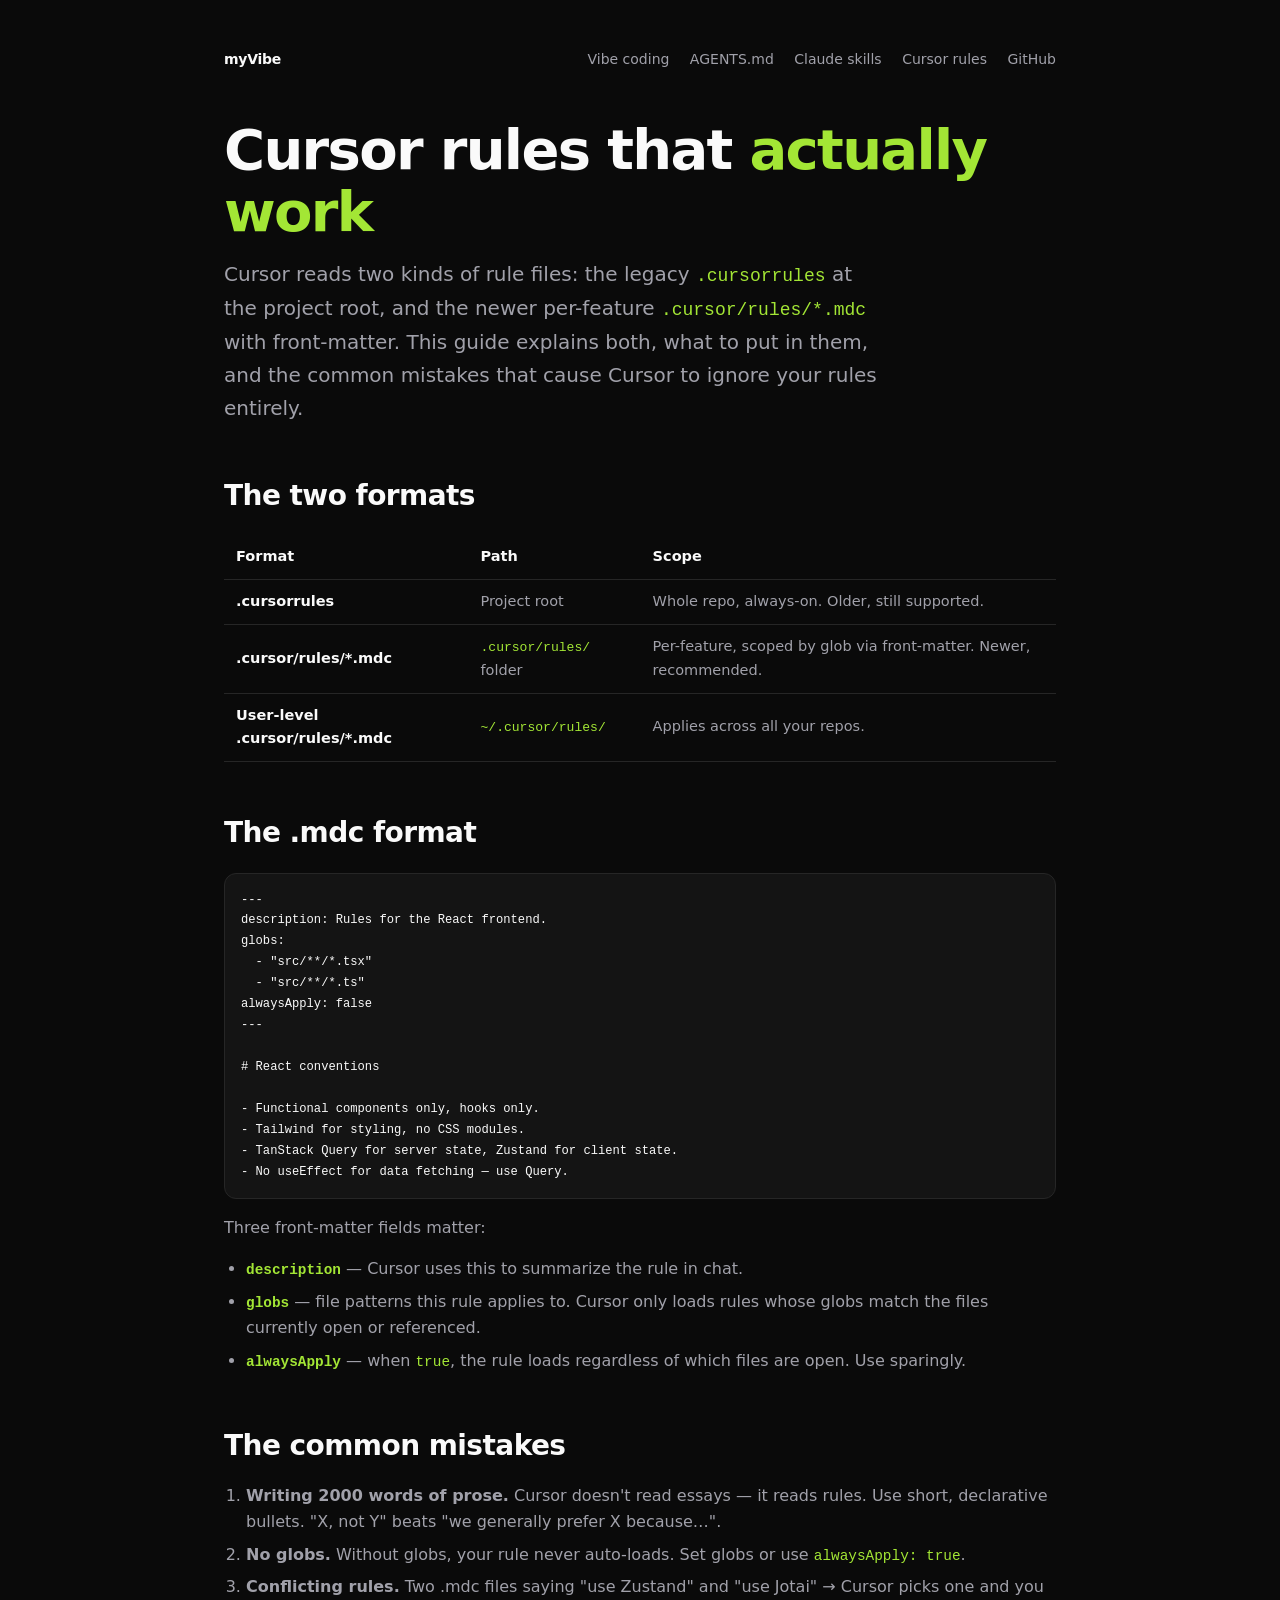
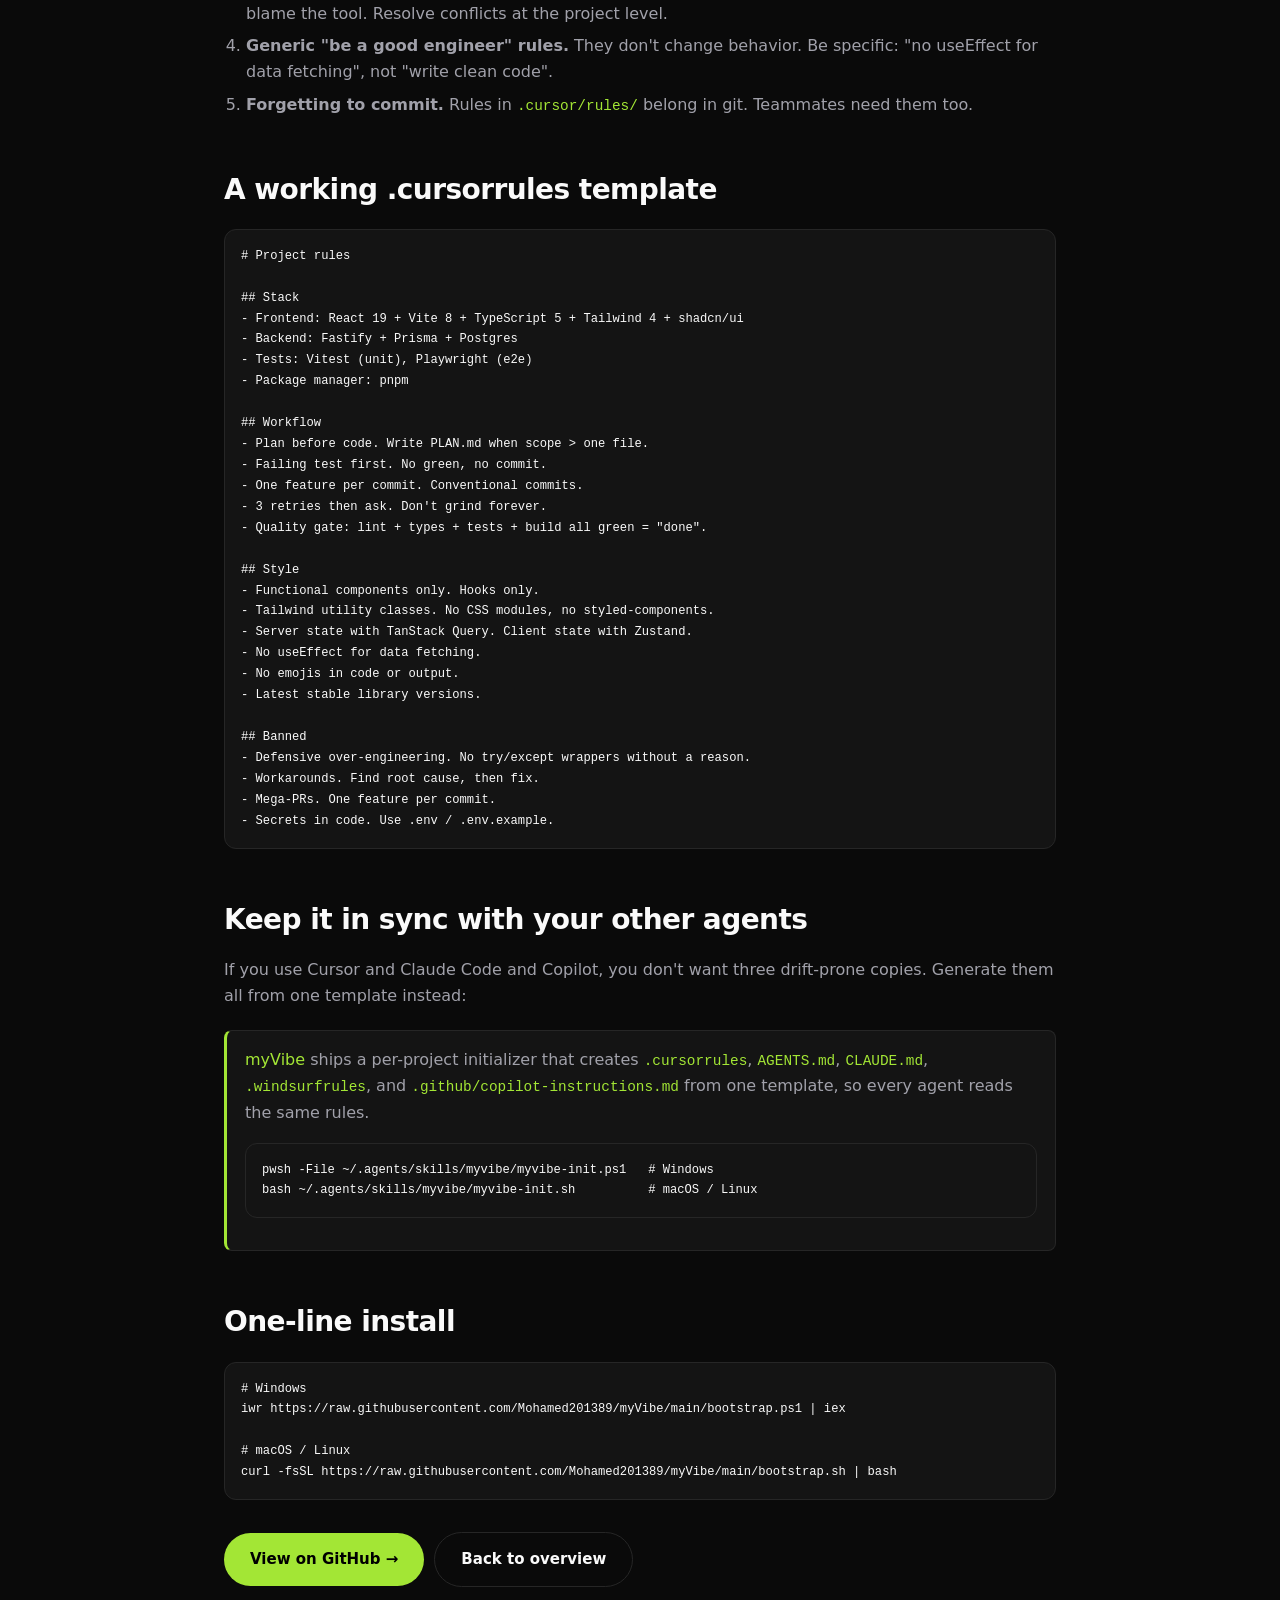
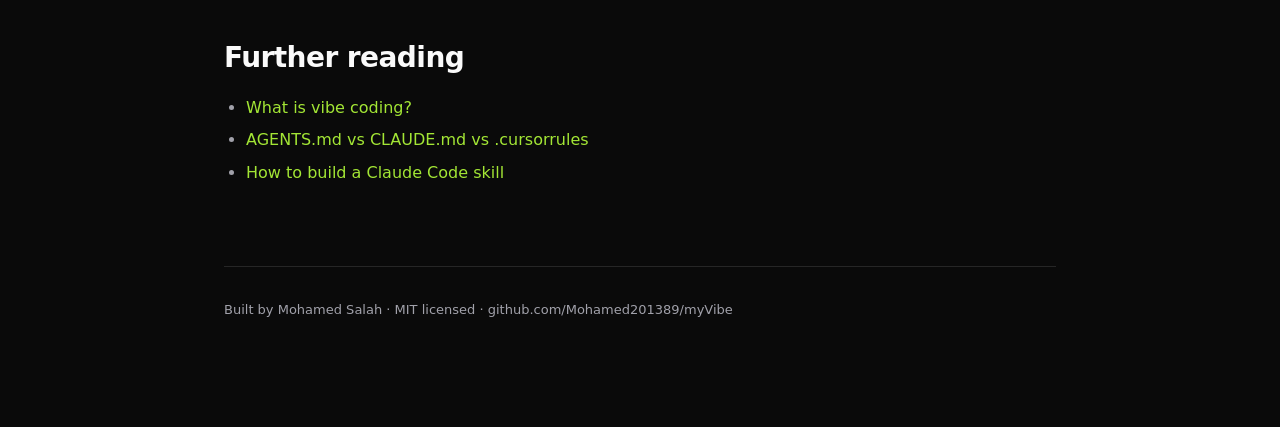
<file: docs/cursor-rules.html>
<!doctype html>
<html lang="en">
<head>
<meta charset="utf-8" />
<meta name="viewport" content="width=device-width, initial-scale=1" />
<title>Cursor rules that actually work (.cursorrules guide, 2026) | myVibe</title>
<meta name="description" content="A practical guide to writing .cursorrules and .cursor/rules/*.mdc files that change Cursor's behavior. With a working template, examples, and the common mistakes that make Cursor ignore your rules." />
<link rel="canonical" href="https://mohamed201389.github.io/myVibe/cursor-rules.html" />
<link rel="stylesheet" href="style.css" />
<meta name="keywords" content=".cursorrules, cursor rules, cursor IDE, .cursor/rules, Cursor AI editor, cursor.mdc, cursor rules template" />

<meta property="og:type" content="article" />
<meta property="og:site_name" content="myVibe" />
<meta property="og:title" content="Cursor rules that actually work" />
<meta property="og:description" content="A practical guide to .cursorrules and .cursor/rules/*.mdc with a working template." />
<meta property="og:url" content="https://mohamed201389.github.io/myVibe/cursor-rules.html" />
<meta property="og:image" content="https://opengraph.githubassets.com/1/Mohamed201389/myVibe" />
<meta name="twitter:card" content="summary_large_image" />
<meta name="twitter:title" content="Cursor rules that actually work" />
<meta name="twitter:description" content="The .cursorrules guide for 2026 with a template." />
<meta name="twitter:image" content="https://opengraph.githubassets.com/1/Mohamed201389/myVibe" />

<script type="application/ld+json">
{
  "@context": "https://schema.org",
  "@type": "TechArticle",
  "headline": "Cursor rules that actually work",
  "author": { "@type": "Person", "name": "Mohamed Salah", "url": "https://github.com/Mohamed201389" },
  "datePublished": "2026-05-20",
  "mainEntityOfPage": { "@type": "WebPage", "@id": "https://mohamed201389.github.io/myVibe/cursor-rules.html" }
}
</script>
</head>
<body>
<main class="wrap">

<nav class="top">
  <a class="brand" href="./">myVibe</a>
  <div class="links">
    <a href="vibe-coding.html">Vibe coding</a>
    <a href="agents-md.html">AGENTS.md</a>
    <a href="claude-code-skills.html">Claude skills</a>
    <a href="cursor-rules.html">Cursor rules</a>
    <a href="https://github.com/Mohamed201389/myVibe">GitHub</a>
  </div>
</nav>

<h1>Cursor rules that <span>actually work</span></h1>
<p class="lead">Cursor reads two kinds of rule files: the legacy <code>.cursorrules</code> at the project root, and the newer per-feature <code>.cursor/rules/*.mdc</code> with front-matter. This guide explains both, what to put in them, and the common mistakes that cause Cursor to ignore your rules entirely.</p>

<h2>The two formats</h2>
<table>
  <thead><tr><th>Format</th><th>Path</th><th>Scope</th></tr></thead>
  <tbody>
    <tr><td><strong>.cursorrules</strong></td><td>Project root</td><td>Whole repo, always-on. Older, still supported.</td></tr>
    <tr><td><strong>.cursor/rules/*.mdc</strong></td><td><code>.cursor/rules/</code> folder</td><td>Per-feature, scoped by glob via front-matter. Newer, recommended.</td></tr>
    <tr><td><strong>User-level .cursor/rules/*.mdc</strong></td><td><code>~/.cursor/rules/</code></td><td>Applies across all your repos.</td></tr>
  </tbody>
</table>

<h2>The .mdc format</h2>
<pre><code>---
description: Rules for the React frontend.
globs:
  - "src/**/*.tsx"
  - "src/**/*.ts"
alwaysApply: false
---

# React conventions

- Functional components only, hooks only.
- Tailwind for styling, no CSS modules.
- TanStack Query for server state, Zustand for client state.
- No useEffect for data fetching — use Query.</code></pre>

<p>Three front-matter fields matter:</p>
<ul>
  <li><strong><code>description</code></strong> — Cursor uses this to summarize the rule in chat.</li>
  <li><strong><code>globs</code></strong> — file patterns this rule applies to. Cursor only loads rules whose globs match the files currently open or referenced.</li>
  <li><strong><code>alwaysApply</code></strong> — when <code>true</code>, the rule loads regardless of which files are open. Use sparingly.</li>
</ul>

<h2>The common mistakes</h2>
<ol>
  <li><strong>Writing 2000 words of prose.</strong> Cursor doesn't read essays — it reads rules. Use short, declarative bullets. "X, not Y" beats "we generally prefer X because…".</li>
  <li><strong>No globs.</strong> Without globs, your rule never auto-loads. Set globs or use <code>alwaysApply: true</code>.</li>
  <li><strong>Conflicting rules.</strong> Two .mdc files saying "use Zustand" and "use Jotai" → Cursor picks one and you blame the tool. Resolve conflicts at the project level.</li>
  <li><strong>Generic "be a good engineer" rules.</strong> They don't change behavior. Be specific: "no useEffect for data fetching", not "write clean code".</li>
  <li><strong>Forgetting to commit.</strong> Rules in <code>.cursor/rules/</code> belong in git. Teammates need them too.</li>
</ol>

<h2>A working .cursorrules template</h2>
<pre><code># Project rules

## Stack
- Frontend: React 19 + Vite 8 + TypeScript 5 + Tailwind 4 + shadcn/ui
- Backend: Fastify + Prisma + Postgres
- Tests: Vitest (unit), Playwright (e2e)
- Package manager: pnpm

## Workflow
- Plan before code. Write PLAN.md when scope &gt; one file.
- Failing test first. No green, no commit.
- One feature per commit. Conventional commits.
- 3 retries then ask. Don't grind forever.
- Quality gate: lint + types + tests + build all green = "done".

## Style
- Functional components only. Hooks only.
- Tailwind utility classes. No CSS modules, no styled-components.
- Server state with TanStack Query. Client state with Zustand.
- No useEffect for data fetching.
- No emojis in code or output.
- Latest stable library versions.

## Banned
- Defensive over-engineering. No try/except wrappers without a reason.
- Workarounds. Find root cause, then fix.
- Mega-PRs. One feature per commit.
- Secrets in code. Use .env / .env.example.</code></pre>

<h2>Keep it in sync with your other agents</h2>
<p>If you use Cursor and Claude Code and Copilot, you don't want three drift-prone copies. Generate them all from one template instead:</p>
<div class="callout">
  <p><a href="./">myVibe</a> ships a per-project initializer that creates <code>.cursorrules</code>, <code>AGENTS.md</code>, <code>CLAUDE.md</code>, <code>.windsurfrules</code>, and <code>.github/copilot-instructions.md</code> from one template, so every agent reads the same rules.</p>
  <pre><code>pwsh -File ~/.agents/skills/myvibe/myvibe-init.ps1   # Windows
bash ~/.agents/skills/myvibe/myvibe-init.sh          # macOS / Linux</code></pre>
</div>

<h2>One-line install</h2>
<pre><code># Windows
iwr https://raw.githubusercontent.com/Mohamed201389/myVibe/main/bootstrap.ps1 | iex

# macOS / Linux
curl -fsSL https://raw.githubusercontent.com/Mohamed201389/myVibe/main/bootstrap.sh | bash</code></pre>
<div class="cta-row">
  <a class="cta" href="https://github.com/Mohamed201389/myVibe">View on GitHub →</a>
  <a class="cta ghost" href="./">Back to overview</a>
</div>

<h2>Further reading</h2>
<ul>
  <li><a href="vibe-coding.html">What is vibe coding?</a></li>
  <li><a href="agents-md.html">AGENTS.md vs CLAUDE.md vs .cursorrules</a></li>
  <li><a href="claude-code-skills.html">How to build a Claude Code skill</a></li>
</ul>

<footer>
  <p>Built by <a href="https://github.com/Mohamed201389">Mohamed Salah</a> · MIT licensed · <a href="https://github.com/Mohamed201389/myVibe">github.com/Mohamed201389/myVibe</a></p>
</footer>

</main>
</body>
</html>
</file>
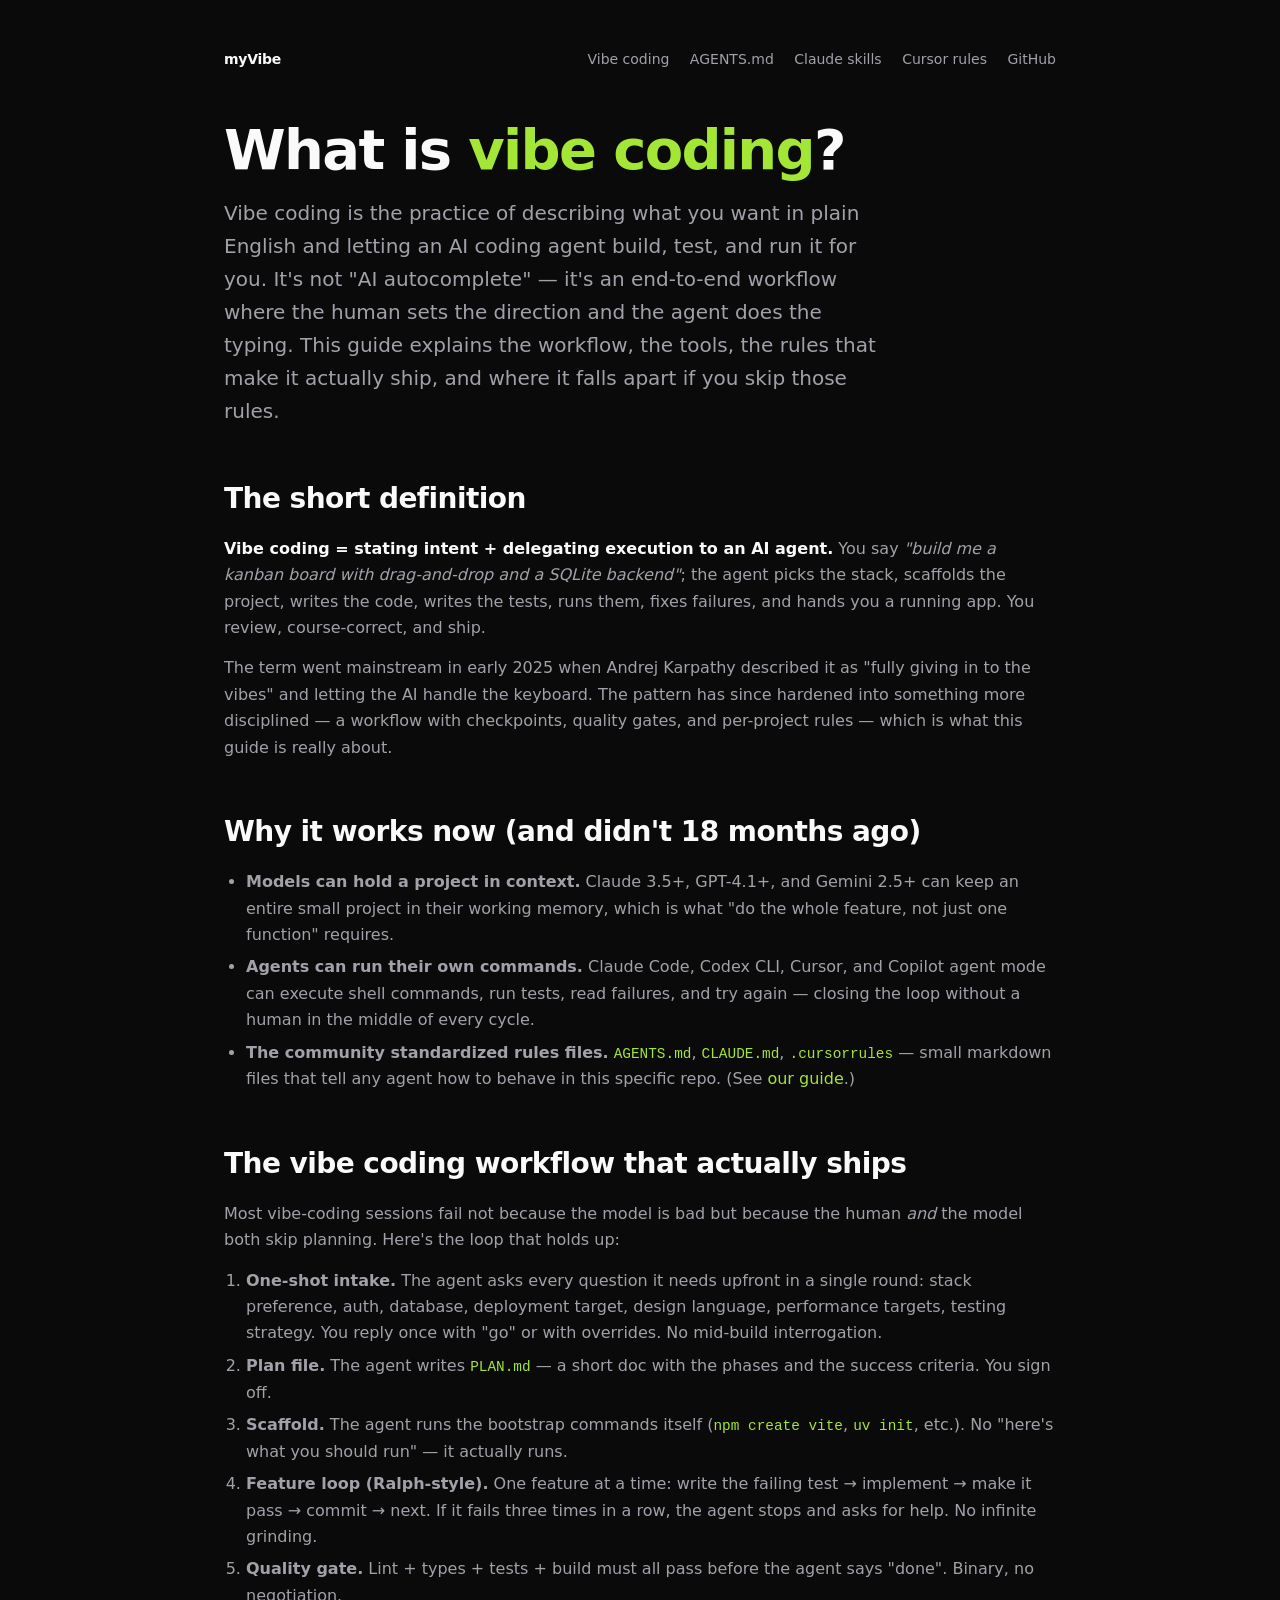
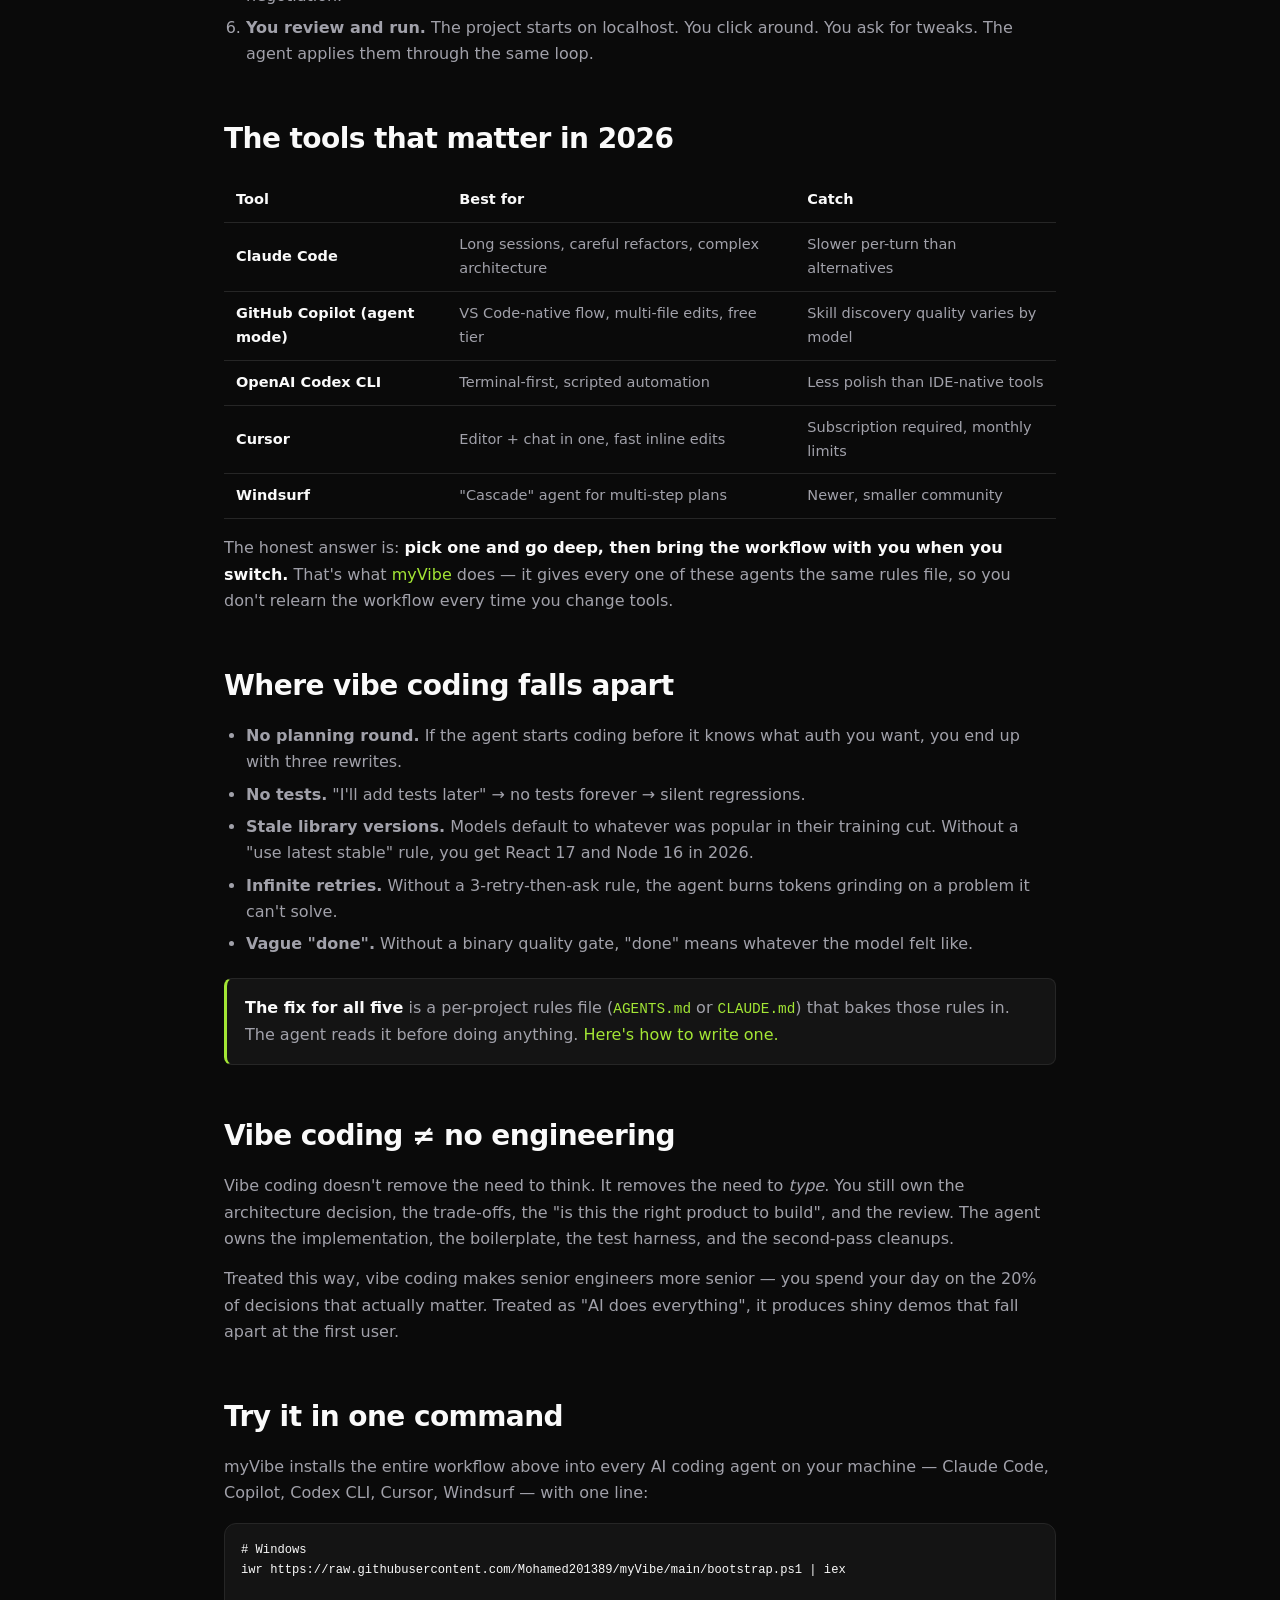
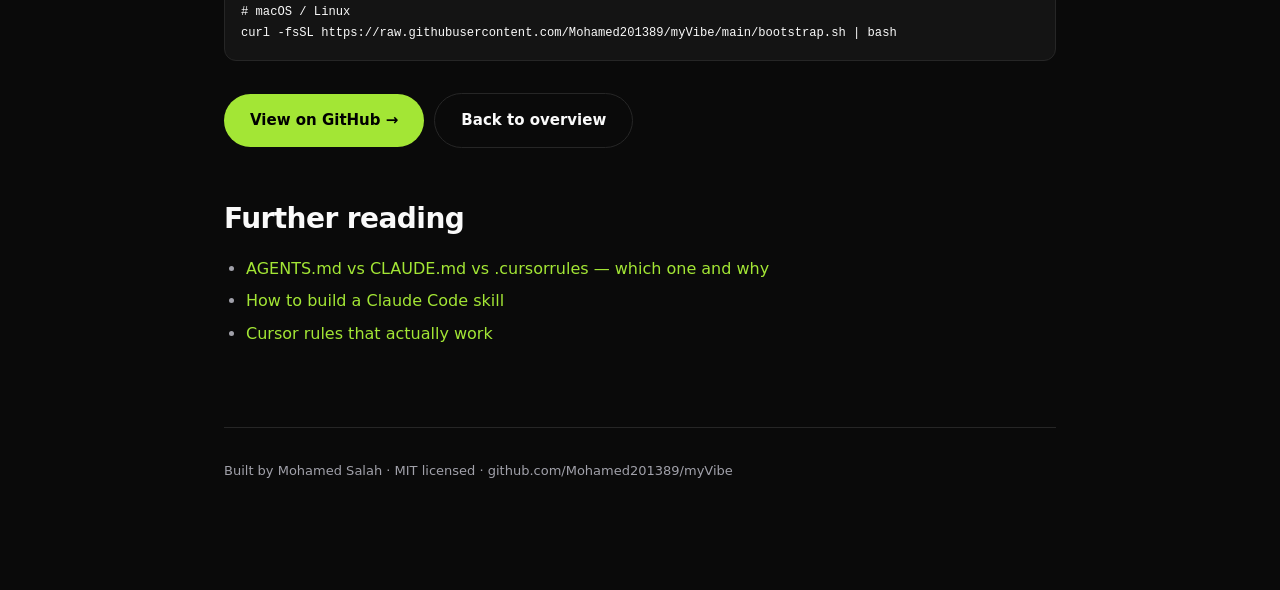
<file: docs/vibe-coding.html>
<!doctype html>
<html lang="en">
<head>
<meta charset="utf-8" />
<meta name="viewport" content="width=device-width, initial-scale=1" />
<title>What is vibe coding? A 2026 guide for AI-assisted developers | myVibe</title>
<meta name="description" content="Vibe coding means describing what you want in plain English and letting an AI coding agent build, test, and run it. This guide explains the workflow, the tools (Claude Code, Copilot, Codex CLI, Cursor), and the rules that make it actually ship." />
<link rel="canonical" href="https://mohamed201389.github.io/myVibe/vibe-coding.html" />
<link rel="stylesheet" href="style.css" />
<meta name="keywords" content="vibe coding, what is vibe coding, AI coding workflow, vibe coding tools, vibe coding tutorial, AI pair programming, Claude Code, GitHub Copilot, Codex CLI, Cursor" />

<meta property="og:type" content="article" />
<meta property="og:site_name" content="myVibe" />
<meta property="og:title" content="What is vibe coding? A 2026 guide for AI-assisted developers" />
<meta property="og:description" content="Vibe coding means describing what you want and letting an AI agent build it. Here's the workflow, the tools, and the rules that make it actually ship." />
<meta property="og:url" content="https://mohamed201389.github.io/myVibe/vibe-coding.html" />
<meta property="og:image" content="https://opengraph.githubassets.com/1/Mohamed201389/myVibe" />
<meta name="twitter:card" content="summary_large_image" />
<meta name="twitter:title" content="What is vibe coding? A 2026 guide" />
<meta name="twitter:description" content="The workflow, tools, and rules behind vibe coding in 2026." />
<meta name="twitter:image" content="https://opengraph.githubassets.com/1/Mohamed201389/myVibe" />

<script type="application/ld+json">
{
  "@context": "https://schema.org",
  "@type": "TechArticle",
  "headline": "What is vibe coding? A 2026 guide for AI-assisted developers",
  "description": "Vibe coding means describing what you want in plain English and letting an AI coding agent build, test, and run it.",
  "author": { "@type": "Person", "name": "Mohamed Salah", "url": "https://github.com/Mohamed201389" },
  "datePublished": "2026-05-20",
  "dateModified": "2026-05-20",
  "mainEntityOfPage": { "@type": "WebPage", "@id": "https://mohamed201389.github.io/myVibe/vibe-coding.html" },
  "publisher": { "@type": "Organization", "name": "myVibe", "url": "https://mohamed201389.github.io/myVibe/" }
}
</script>
</head>
<body>
<main class="wrap">

<nav class="top">
  <a class="brand" href="./">myVibe</a>
  <div class="links">
    <a href="vibe-coding.html">Vibe coding</a>
    <a href="agents-md.html">AGENTS.md</a>
    <a href="claude-code-skills.html">Claude skills</a>
    <a href="cursor-rules.html">Cursor rules</a>
    <a href="https://github.com/Mohamed201389/myVibe">GitHub</a>
  </div>
</nav>

<h1>What is <span>vibe coding</span>?</h1>
<p class="lead">Vibe coding is the practice of describing what you want in plain English and letting an AI coding agent build, test, and run it for you. It's not "AI autocomplete" — it's an end-to-end workflow where the human sets the direction and the agent does the typing. This guide explains the workflow, the tools, the rules that make it actually ship, and where it falls apart if you skip those rules.</p>

<h2>The short definition</h2>
<p><strong>Vibe coding = stating intent + delegating execution to an AI agent.</strong> You say <em>"build me a kanban board with drag-and-drop and a SQLite backend"</em>; the agent picks the stack, scaffolds the project, writes the code, writes the tests, runs them, fixes failures, and hands you a running app. You review, course-correct, and ship.</p>

<p>The term went mainstream in early 2025 when Andrej Karpathy described it as "fully giving in to the vibes" and letting the AI handle the keyboard. The pattern has since hardened into something more disciplined — a workflow with checkpoints, quality gates, and per-project rules — which is what this guide is really about.</p>

<h2>Why it works now (and didn't 18 months ago)</h2>
<ul>
  <li><strong>Models can hold a project in context.</strong> Claude 3.5+, GPT-4.1+, and Gemini 2.5+ can keep an entire small project in their working memory, which is what "do the whole feature, not just one function" requires.</li>
  <li><strong>Agents can run their own commands.</strong> Claude Code, Codex CLI, Cursor, and Copilot agent mode can execute shell commands, run tests, read failures, and try again — closing the loop without a human in the middle of every cycle.</li>
  <li><strong>The community standardized rules files.</strong> <code>AGENTS.md</code>, <code>CLAUDE.md</code>, <code>.cursorrules</code> — small markdown files that tell any agent how to behave in this specific repo. (See <a href="agents-md.html">our guide</a>.)</li>
</ul>

<h2>The vibe coding workflow that actually ships</h2>
<p>Most vibe-coding sessions fail not because the model is bad but because the human <em>and</em> the model both skip planning. Here's the loop that holds up:</p>
<ol>
  <li><strong>One-shot intake.</strong> The agent asks every question it needs upfront in a single round: stack preference, auth, database, deployment target, design language, performance targets, testing strategy. You reply once with "go" or with overrides. No mid-build interrogation.</li>
  <li><strong>Plan file.</strong> The agent writes <code>PLAN.md</code> — a short doc with the phases and the success criteria. You sign off.</li>
  <li><strong>Scaffold.</strong> The agent runs the bootstrap commands itself (<code>npm create vite</code>, <code>uv init</code>, etc.). No "here's what you should run" — it actually runs.</li>
  <li><strong>Feature loop (Ralph-style).</strong> One feature at a time: write the failing test → implement → make it pass → commit → next. If it fails three times in a row, the agent stops and asks for help. No infinite grinding.</li>
  <li><strong>Quality gate.</strong> Lint + types + tests + build must all pass before the agent says "done". Binary, no negotiation.</li>
  <li><strong>You review and run.</strong> The project starts on localhost. You click around. You ask for tweaks. The agent applies them through the same loop.</li>
</ol>

<h2>The tools that matter in 2026</h2>
<table>
  <thead><tr><th>Tool</th><th>Best for</th><th>Catch</th></tr></thead>
  <tbody>
    <tr><td><strong>Claude Code</strong></td><td>Long sessions, careful refactors, complex architecture</td><td>Slower per-turn than alternatives</td></tr>
    <tr><td><strong>GitHub Copilot (agent mode)</strong></td><td>VS Code-native flow, multi-file edits, free tier</td><td>Skill discovery quality varies by model</td></tr>
    <tr><td><strong>OpenAI Codex CLI</strong></td><td>Terminal-first, scripted automation</td><td>Less polish than IDE-native tools</td></tr>
    <tr><td><strong>Cursor</strong></td><td>Editor + chat in one, fast inline edits</td><td>Subscription required, monthly limits</td></tr>
    <tr><td><strong>Windsurf</strong></td><td>"Cascade" agent for multi-step plans</td><td>Newer, smaller community</td></tr>
  </tbody>
</table>

<p>The honest answer is: <strong>pick one and go deep, then bring the workflow with you when you switch.</strong> That's what <a href="./">myVibe</a> does — it gives every one of these agents the same rules file, so you don't relearn the workflow every time you change tools.</p>

<h2>Where vibe coding falls apart</h2>
<ul>
  <li><strong>No planning round.</strong> If the agent starts coding before it knows what auth you want, you end up with three rewrites.</li>
  <li><strong>No tests.</strong> "I'll add tests later" → no tests forever → silent regressions.</li>
  <li><strong>Stale library versions.</strong> Models default to whatever was popular in their training cut. Without a "use latest stable" rule, you get React 17 and Node 16 in 2026.</li>
  <li><strong>Infinite retries.</strong> Without a 3-retry-then-ask rule, the agent burns tokens grinding on a problem it can't solve.</li>
  <li><strong>Vague "done".</strong> Without a binary quality gate, "done" means whatever the model felt like.</li>
</ul>

<div class="callout">
  <p><strong>The fix for all five</strong> is a per-project rules file (<code>AGENTS.md</code> or <code>CLAUDE.md</code>) that bakes those rules in. The agent reads it before doing anything. <a href="agents-md.html">Here's how to write one.</a></p>
</div>

<h2>Vibe coding ≠ no engineering</h2>
<p>Vibe coding doesn't remove the need to think. It removes the need to <em>type</em>. You still own the architecture decision, the trade-offs, the "is this the right product to build", and the review. The agent owns the implementation, the boilerplate, the test harness, and the second-pass cleanups.</p>
<p>Treated this way, vibe coding makes senior engineers more senior — you spend your day on the 20% of decisions that actually matter. Treated as "AI does everything", it produces shiny demos that fall apart at the first user.</p>

<h2>Try it in one command</h2>
<p>myVibe installs the entire workflow above into every AI coding agent on your machine — Claude Code, Copilot, Codex CLI, Cursor, Windsurf — with one line:</p>
<pre><code># Windows
iwr https://raw.githubusercontent.com/Mohamed201389/myVibe/main/bootstrap.ps1 | iex

# macOS / Linux
curl -fsSL https://raw.githubusercontent.com/Mohamed201389/myVibe/main/bootstrap.sh | bash</code></pre>
<div class="cta-row">
  <a class="cta" href="https://github.com/Mohamed201389/myVibe">View on GitHub →</a>
  <a class="cta ghost" href="./">Back to overview</a>
</div>

<h2>Further reading</h2>
<ul>
  <li><a href="agents-md.html">AGENTS.md vs CLAUDE.md vs .cursorrules — which one and why</a></li>
  <li><a href="claude-code-skills.html">How to build a Claude Code skill</a></li>
  <li><a href="cursor-rules.html">Cursor rules that actually work</a></li>
</ul>

<footer>
  <p>Built by <a href="https://github.com/Mohamed201389">Mohamed Salah</a> · MIT licensed · <a href="https://github.com/Mohamed201389/myVibe">github.com/Mohamed201389/myVibe</a></p>
</footer>

</main>
</body>
</html>
</file>
<file: docs/style.css>
*{box-sizing:border-box;margin:0;padding:0}
:root{
  --bg:#0a0a0a;
  --fg:#fafafa;
  --muted:#a1a1aa;
  --accent:#a3e635;
  --card:#141414;
  --border:#262626;
}
html,body{background:var(--bg);color:var(--fg);font-family:ui-sans-serif,system-ui,-apple-system,'Segoe UI',sans-serif;line-height:1.65;-webkit-font-smoothing:antialiased}
a{color:var(--accent);text-decoration:none}
a:hover{text-decoration:underline}
.wrap{max-width:880px;margin:0 auto;padding:48px 24px 96px}
nav.top{display:flex;justify-content:space-between;align-items:center;margin-bottom:48px;font-size:14px}
nav.top a{color:var(--muted)}
nav.top a:hover{color:var(--fg)}
nav.top .brand{color:var(--fg);font-weight:700;letter-spacing:-0.02em}
nav.top .links a{margin-left:16px}

h1{font-size:clamp(36px,6vw,56px);font-weight:800;letter-spacing:-0.03em;line-height:1.1;margin:24px 0 16px}
h1 span{color:var(--accent)}
h2{font-size:28px;font-weight:700;margin:48px 0 14px;letter-spacing:-0.02em}
h3{font-size:18px;font-weight:600;margin:24px 0 8px}
p{margin-bottom:14px;color:var(--muted)}
p strong{color:var(--fg);font-weight:600}
ul,ol{padding-left:22px;color:var(--muted);margin-bottom:14px}
ul li,ol li{margin-bottom:6px}
.lead{font-size:clamp(17px,2vw,20px);color:var(--muted);max-width:660px;margin-bottom:24px}

pre{background:var(--card);border:1px solid var(--border);border-radius:12px;padding:16px;overflow-x:auto;font-size:13.5px;line-height:1.55;margin:16px 0}
code{font-family:ui-monospace,'SF Mono',Menlo,monospace;color:var(--accent);font-size:0.9em}
pre code{color:var(--fg)}

table{width:100%;border-collapse:collapse;margin:16px 0;font-size:14.5px}
th,td{padding:10px 12px;border-bottom:1px solid var(--border);text-align:left;color:var(--muted)}
th{color:var(--fg);font-weight:600}
td strong{color:var(--fg)}

.badges{display:flex;flex-wrap:wrap;gap:8px;margin:16px 0 32px}
.badge{font-size:12px;padding:6px 12px;border:1px solid var(--border);border-radius:999px;color:var(--muted);background:var(--card)}

.grid{display:grid;grid-template-columns:repeat(auto-fit,minmax(240px,1fr));gap:14px;margin:20px 0}
.card{background:var(--card);border:1px solid var(--border);border-radius:12px;padding:18px}
.card h4{font-size:13px;color:var(--accent);margin-bottom:6px;font-weight:600;text-transform:uppercase;letter-spacing:0.08em}
.card p{font-size:14px;color:var(--fg);margin:0;line-height:1.5}

.cta{display:inline-block;padding:14px 26px;background:var(--accent);color:#000;border-radius:999px;font-weight:600;margin-top:16px;font-size:15px}
.cta:hover{text-decoration:none;opacity:0.9}
.cta-row{display:flex;gap:10px;flex-wrap:wrap;align-items:center}
.cta.ghost{background:transparent;color:var(--fg);border:1px solid var(--border)}

.callout{background:var(--card);border:1px solid var(--border);border-left:3px solid var(--accent);padding:16px 18px;border-radius:8px;margin:20px 0}
.callout p:last-child{margin-bottom:0}

footer{margin-top:80px;padding-top:32px;border-top:1px solid var(--border);font-size:13px;color:var(--muted)}
footer a{color:var(--muted)}
footer a:hover{color:var(--fg)}

details{background:var(--card);border:1px solid var(--border);border-radius:10px;padding:14px 18px;margin:10px 0}
details summary{cursor:pointer;font-weight:600;color:var(--fg)}
details[open] summary{margin-bottom:10px}
details p{margin-bottom:8px}
</file>
